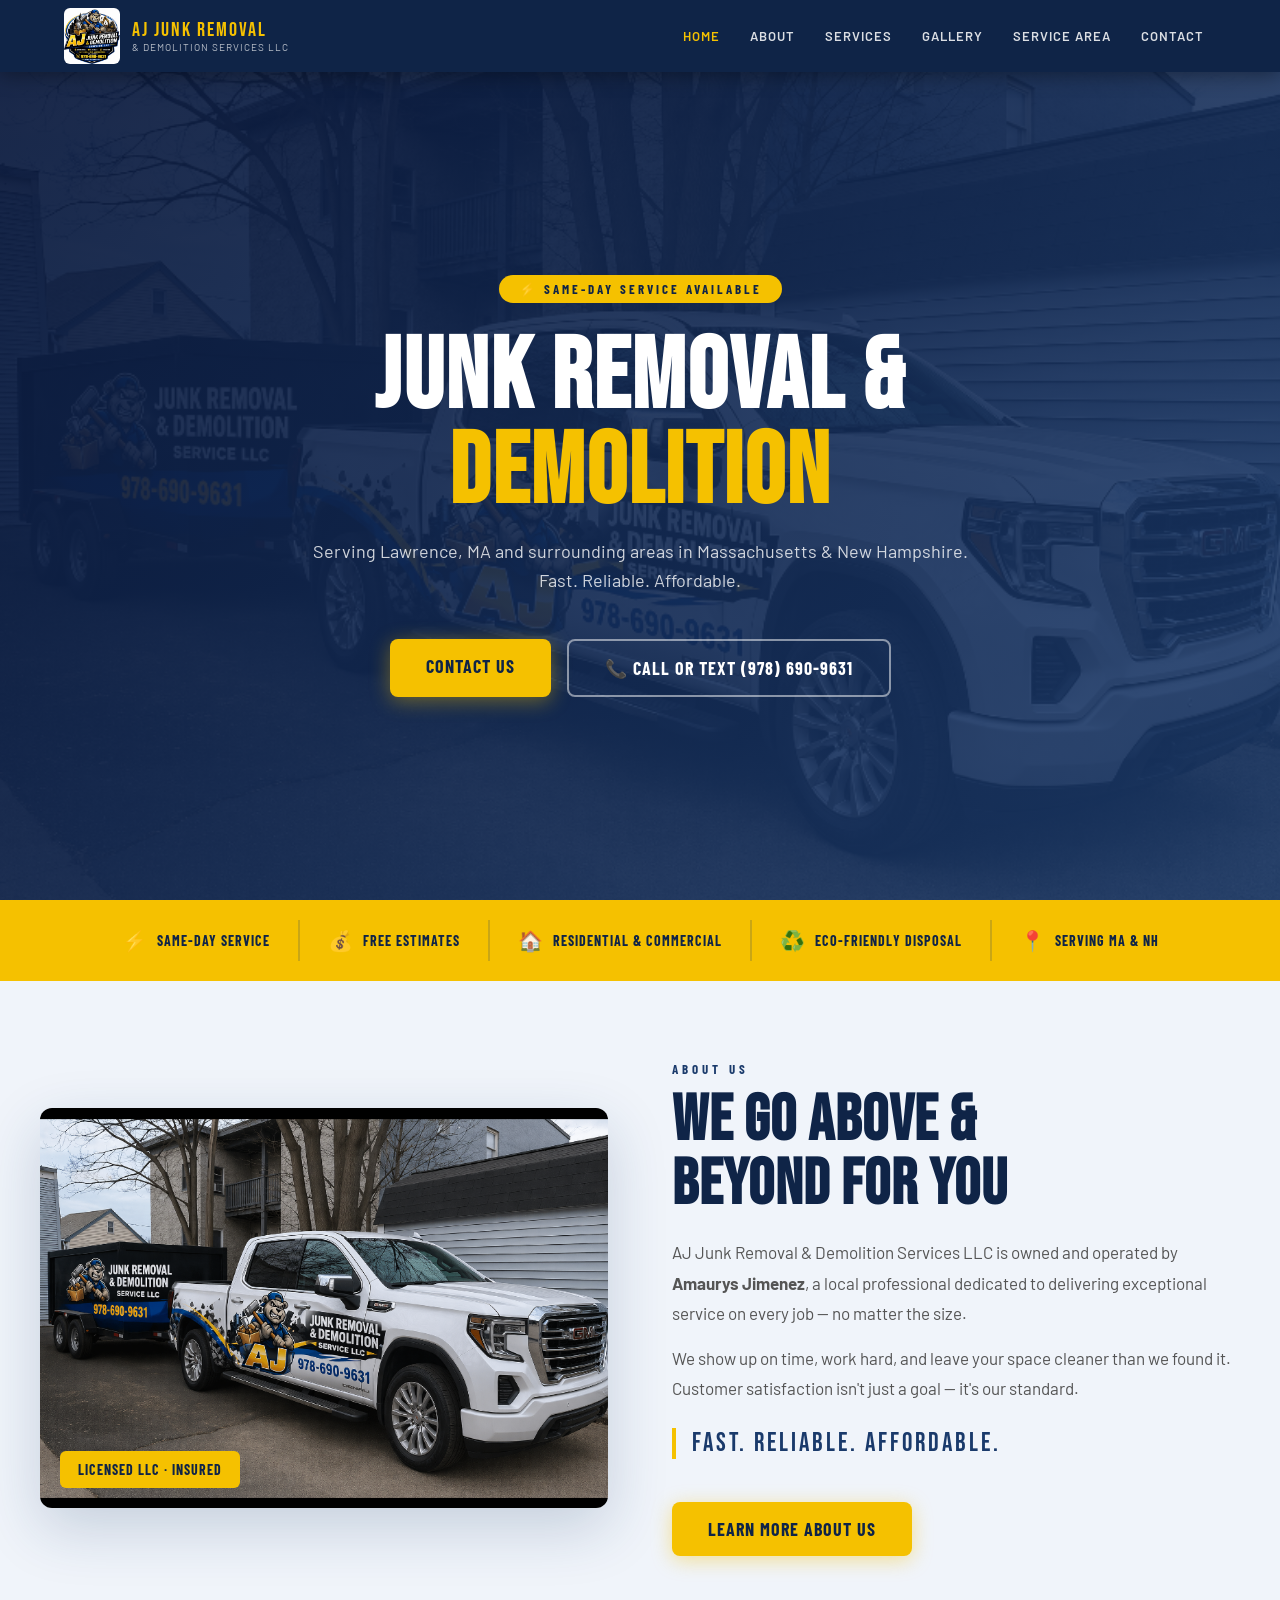
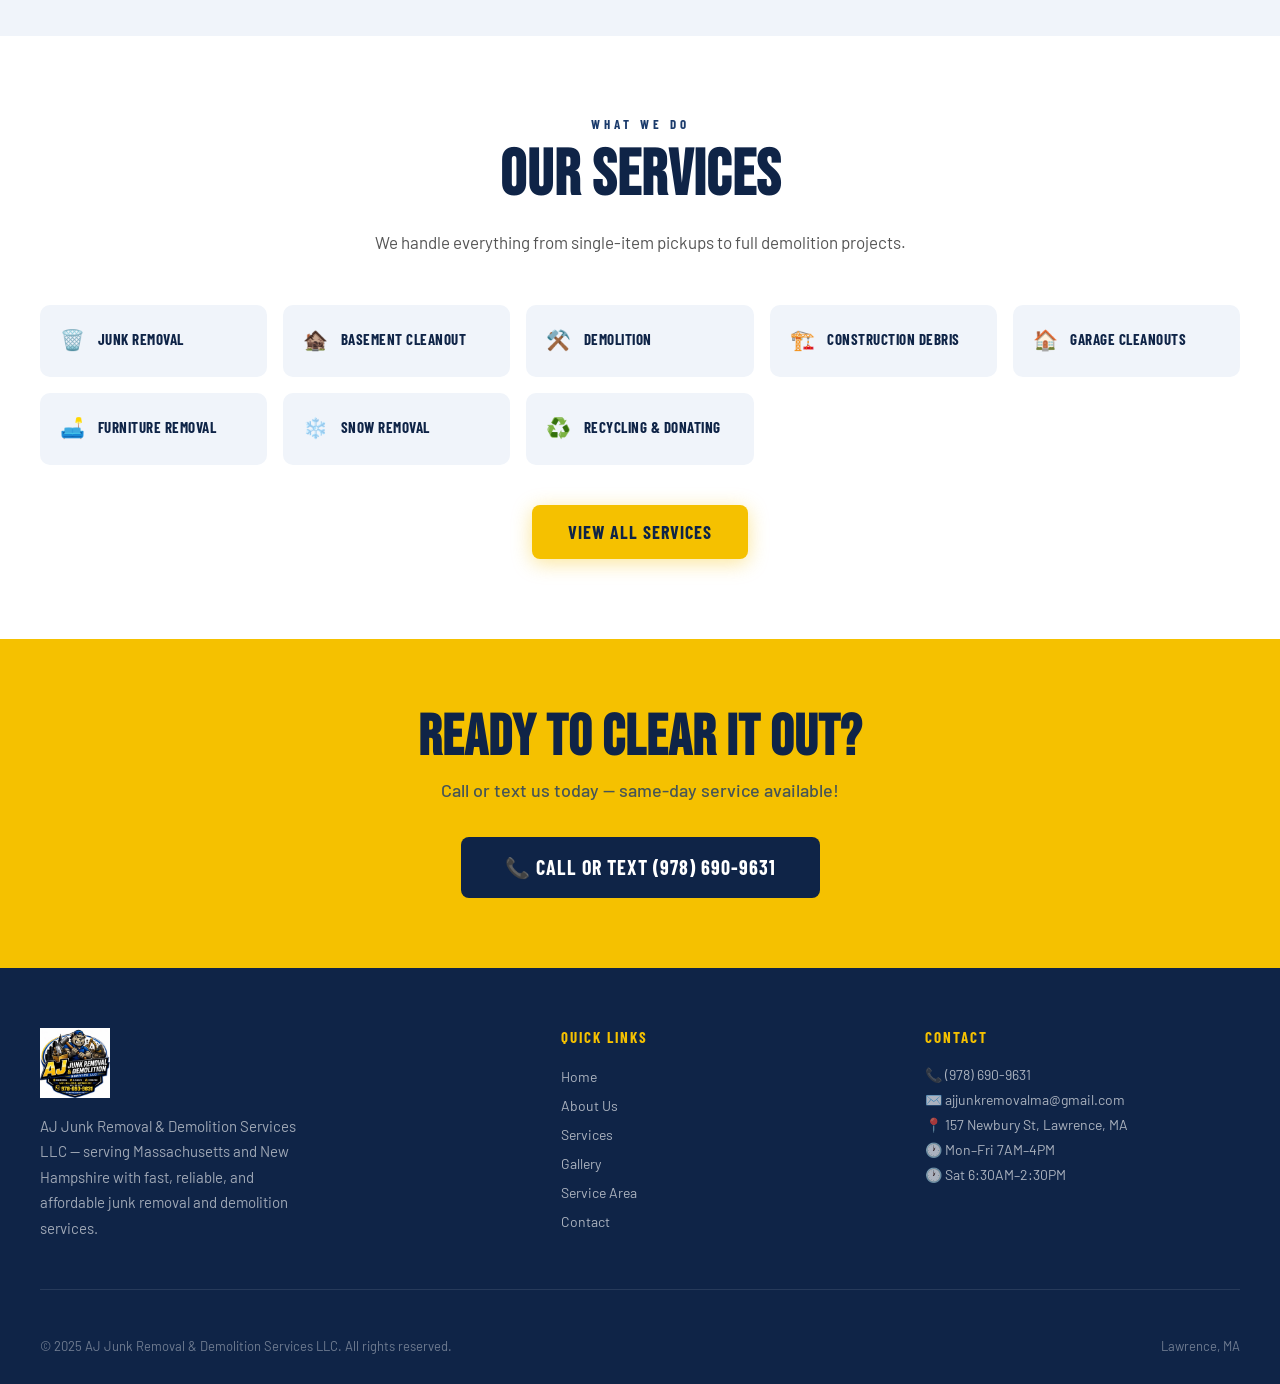
<file: index.html>
<!DOCTYPE html>
<html lang="en">
<head>
<meta charset="UTF-8">
<meta name="viewport" content="width=device-width, initial-scale=1.0">
<title>AJ Junk Removal & Demolition Services LLC</title>
<link rel="stylesheet" href="style.css">
<style>
.hero {
  min-height: calc(100vh - 72px);
  background: linear-gradient(135deg, rgba(10,25,60,0.93) 0%, rgba(26,58,107,0.86) 100%), url('IMG_6532.png') center/cover no-repeat;
  display: flex; align-items: center; justify-content: center;
  text-align: center; padding: 80px 24px;
}
.hero-badge { display: inline-block; background: var(--yellow); color: var(--blue-dark); font-family: 'Barlow Condensed', sans-serif; font-size: 13px; font-weight: 700; letter-spacing: 3px; text-transform: uppercase; padding: 6px 20px; border-radius: 100px; margin-bottom: 28px; }
.hero h1 { font-family: 'Bebas Neue', sans-serif; font-size: clamp(56px, 10vw, 100px); color: var(--white); line-height: 0.95; letter-spacing: 2px; margin-bottom: 16px; }
.hero h1 span { color: var(--yellow); }
.hero-sub { font-size: 18px; color: rgba(255,255,255,0.8); margin-bottom: 44px; line-height: 1.6; }
.hero-btns { display: flex; gap: 16px; justify-content: center; flex-wrap: wrap; }

.about-preview { background: var(--light-bg); padding: 80px 24px; }
.about-grid { display: grid; grid-template-columns: 1fr 1fr; gap: 64px; align-items: center; }
.about-img { border-radius: 12px; overflow: hidden; box-shadow: 0 20px 60px rgba(26,58,107,0.2); position: relative; }
.about-img img { width: 100%; height: 400px; object-fit: cover; display: block; }
.about-img-badge { position: absolute; bottom: 20px; left: 20px; background: var(--yellow); color: var(--blue-dark); font-family: 'Barlow Condensed', sans-serif; font-weight: 700; font-size: 14px; letter-spacing: 1px; text-transform: uppercase; padding: 10px 18px; border-radius: 6px; }
.about-content p { font-size: 17px; color: var(--text-gray); line-height: 1.8; margin-bottom: 14px; }
.tagline { font-family: 'Bebas Neue', sans-serif; font-size: 26px; color: var(--blue); letter-spacing: 3px; margin: 24px 0; border-left: 4px solid var(--yellow); padding-left: 16px; }

.services-preview { background: var(--white); padding: 80px 24px; }
.services-preview-header { text-align: center; margin-bottom: 48px; }
.services-mini-grid { display: grid; grid-template-columns: repeat(auto-fill, minmax(200px, 1fr)); gap: 16px; margin-bottom: 40px; }
.service-mini-card { background: var(--light-bg); border-radius: 10px; padding: 22px 20px; border-bottom: 3px solid transparent; transition: all 0.25s; display: flex; align-items: center; gap: 12px; }
.service-mini-card:hover { border-bottom-color: var(--yellow); background: var(--white); box-shadow: 0 6px 24px rgba(26,58,107,0.1); transform: translateY(-3px); }
.service-mini-card .s-icon { font-size: 20px; }
.service-mini-card span { font-family: 'Barlow Condensed', sans-serif; font-size: 15px; font-weight: 700; color: var(--blue-dark); text-transform: uppercase; letter-spacing: 0.5px; }
.services-preview-footer { text-align: center; }

@media (max-width: 768px) {
  .about-grid { grid-template-columns: 1fr; gap: 32px; }
  .hero-btns { flex-direction: column; align-items: center; }
}
</style>
</head>
<body>
<header>
  <div class="header-inner">
    <a href="index.html" class="logo">
      <img src="IMG_6533.png" alt="AJ Junk Removal Logo" />
      <div class="logo-text">
        <span class="brand">AJ Junk Removal</span>
        <span class="sub">& Demolition Services LLC</span>
      </div>
    </a>
    <div class="hamburger" onclick="toggleNav()"><span></span><span></span><span></span></div>
    <nav id="nav">
      <a href="index.html" class="active">Home</a>
      <a href="about.html">About</a>
      <a href="services.html">Services</a>
      <a href="gallery.html">Gallery</a>
      <a href="area.html">Service Area</a>
      <a href="contact.html">Contact</a>
    </nav>
  </div>
</header>

<div class="page">

  <section class="hero">
    <div>
      <div class="hero-badge">⚡ Same-Day Service Available</div>
      <h1>Junk Removal &<br><span>Demolition</span></h1>
      <p class="hero-sub">Serving Lawrence, MA and surrounding areas in Massachusetts & New Hampshire.<br>Fast. Reliable. Affordable.</p>
      <div class="hero-btns">
        <a href="contact.html" class="btn-primary">Contact Us</a>
        <a href="tel:9786909631" class="btn-outline">📞 Call or Text (978) 690-9631</a>
      </div>
    </div>
  </section>

  <div class="badges">
    <div class="badges-inner">
      <div class="badge-item"><span class="badge-icon">⚡</span><strong>Same-Day Service</strong></div>
      <div class="badge-item"><span class="badge-icon">💰</span><strong>Free Estimates</strong></div>
      <div class="badge-item"><span class="badge-icon">🏠</span><strong>Residential & Commercial</strong></div>
      <div class="badge-item"><span class="badge-icon">♻️</span><strong>Eco-Friendly Disposal</strong></div>
      <div class="badge-item"><span class="badge-icon">📍</span><strong>Serving MA & NH</strong></div>
    </div>
  </div>

  <section class="about-preview">
    <div class="container">
      <div class="about-grid">
        <div class="about-img fade-in">
          <img src="IMG_6532.png" alt="AJ Junk Removal Truck" />
          <div class="about-img-badge">Licensed LLC · Insured</div>
        </div>
        <div class="about-content fade-in">
          <span class="section-label dark">About Us</span>
          <h2 class="section-title dark">We Go Above &<br>Beyond For You</h2>
          <p>AJ Junk Removal & Demolition Services LLC is owned and operated by <strong>Amaurys Jimenez</strong>, a local professional dedicated to delivering exceptional service on every job — no matter the size.</p>
          <p>We show up on time, work hard, and leave your space cleaner than we found it. Customer satisfaction isn't just a goal — it's our standard.</p>
          <div class="tagline">Fast. Reliable. Affordable.</div>
          <br>
          <a href="about.html" class="btn-primary">Learn More About Us</a>
        </div>
      </div>
    </div>
  </section>

  <section class="services-preview">
    <div class="container">
      <div class="services-preview-header">
        <span class="section-label dark">What We Do</span>
        <h2 class="section-title dark">Our Services</h2>
        <p class="section-desc" style="margin:0 auto;">We handle everything from single-item pickups to full demolition projects.</p>
      </div>
      <div class="services-mini-grid">
        <div class="service-mini-card fade-in"><span class="s-icon">🗑️</span><span>Junk Removal</span></div>
        <div class="service-mini-card fade-in"><span class="s-icon">🏚️</span><span>Basement Cleanout</span></div>
        <div class="service-mini-card fade-in"><span class="s-icon">⚒️</span><span>Demolition</span></div>
        <div class="service-mini-card fade-in"><span class="s-icon">🏗️</span><span>Construction Debris</span></div>
        <div class="service-mini-card fade-in"><span class="s-icon">🏠</span><span>Garage Cleanouts</span></div>
        <div class="service-mini-card fade-in"><span class="s-icon">🛋️</span><span>Furniture Removal</span></div>
        <div class="service-mini-card fade-in"><span class="s-icon">❄️</span><span>Snow Removal</span></div>
        <div class="service-mini-card fade-in"><span class="s-icon">♻️</span><span>Recycling & Donating</span></div>
      </div>
      <div class="services-preview-footer">
        <a href="services.html" class="btn-primary">View All Services</a>
      </div>
    </div>
  </section>

  <div class="cta-banner">
    <div class="container">
      <h2>Ready to Clear It Out?</h2>
      <p>Call or text us today — same-day service available!</p>
      <a href="tel:9786909631" class="btn-dark">📞 Call or Text (978) 690-9631</a>
    </div>
  </div>

  <footer>
    <div class="footer-top">
      <div class="footer-brand">
        <img src="IMG_6533.png" alt="AJ Junk Removal Logo" />
        <p>AJ Junk Removal & Demolition Services LLC — serving Massachusetts and New Hampshire with fast, reliable, and affordable junk removal and demolition services.</p>
      </div>
      <div class="footer-col">
        <h4>Quick Links</h4>
        <ul>
          <li><a href="index.html">Home</a></li>
          <li><a href="about.html">About Us</a></li>
          <li><a href="services.html">Services</a></li>
          <li><a href="gallery.html">Gallery</a></li>
          <li><a href="area.html">Service Area</a></li>
          <li><a href="contact.html">Contact</a></li>
        </ul>
      </div>
      <div class="footer-col">
        <h4>Contact</h4>
        <div class="footer-contact-line">📞 <a href="tel:9786909631">(978) 690-9631</a></div>
        <div class="footer-contact-line">✉️ <a href="mailto:ajjunkremovalma@gmail.com">ajjunkremovalma@gmail.com</a></div>
        <div class="footer-contact-line">📍 157 Newbury St, Lawrence, MA</div>
        <div class="footer-contact-line">🕐 Mon–Fri 7AM–4PM</div>
        <div class="footer-contact-line">🕐 Sat 6:30AM–2:30PM</div>
      </div>
    </div>
    <div class="footer-bottom">
      <p>© 2025 AJ Junk Removal & Demolition Services LLC. All rights reserved.</p>
      <p>Lawrence, MA</p>
    </div>
  </footer>

</div>
<script src="main.js"></script>
</body>
</html>
</file>
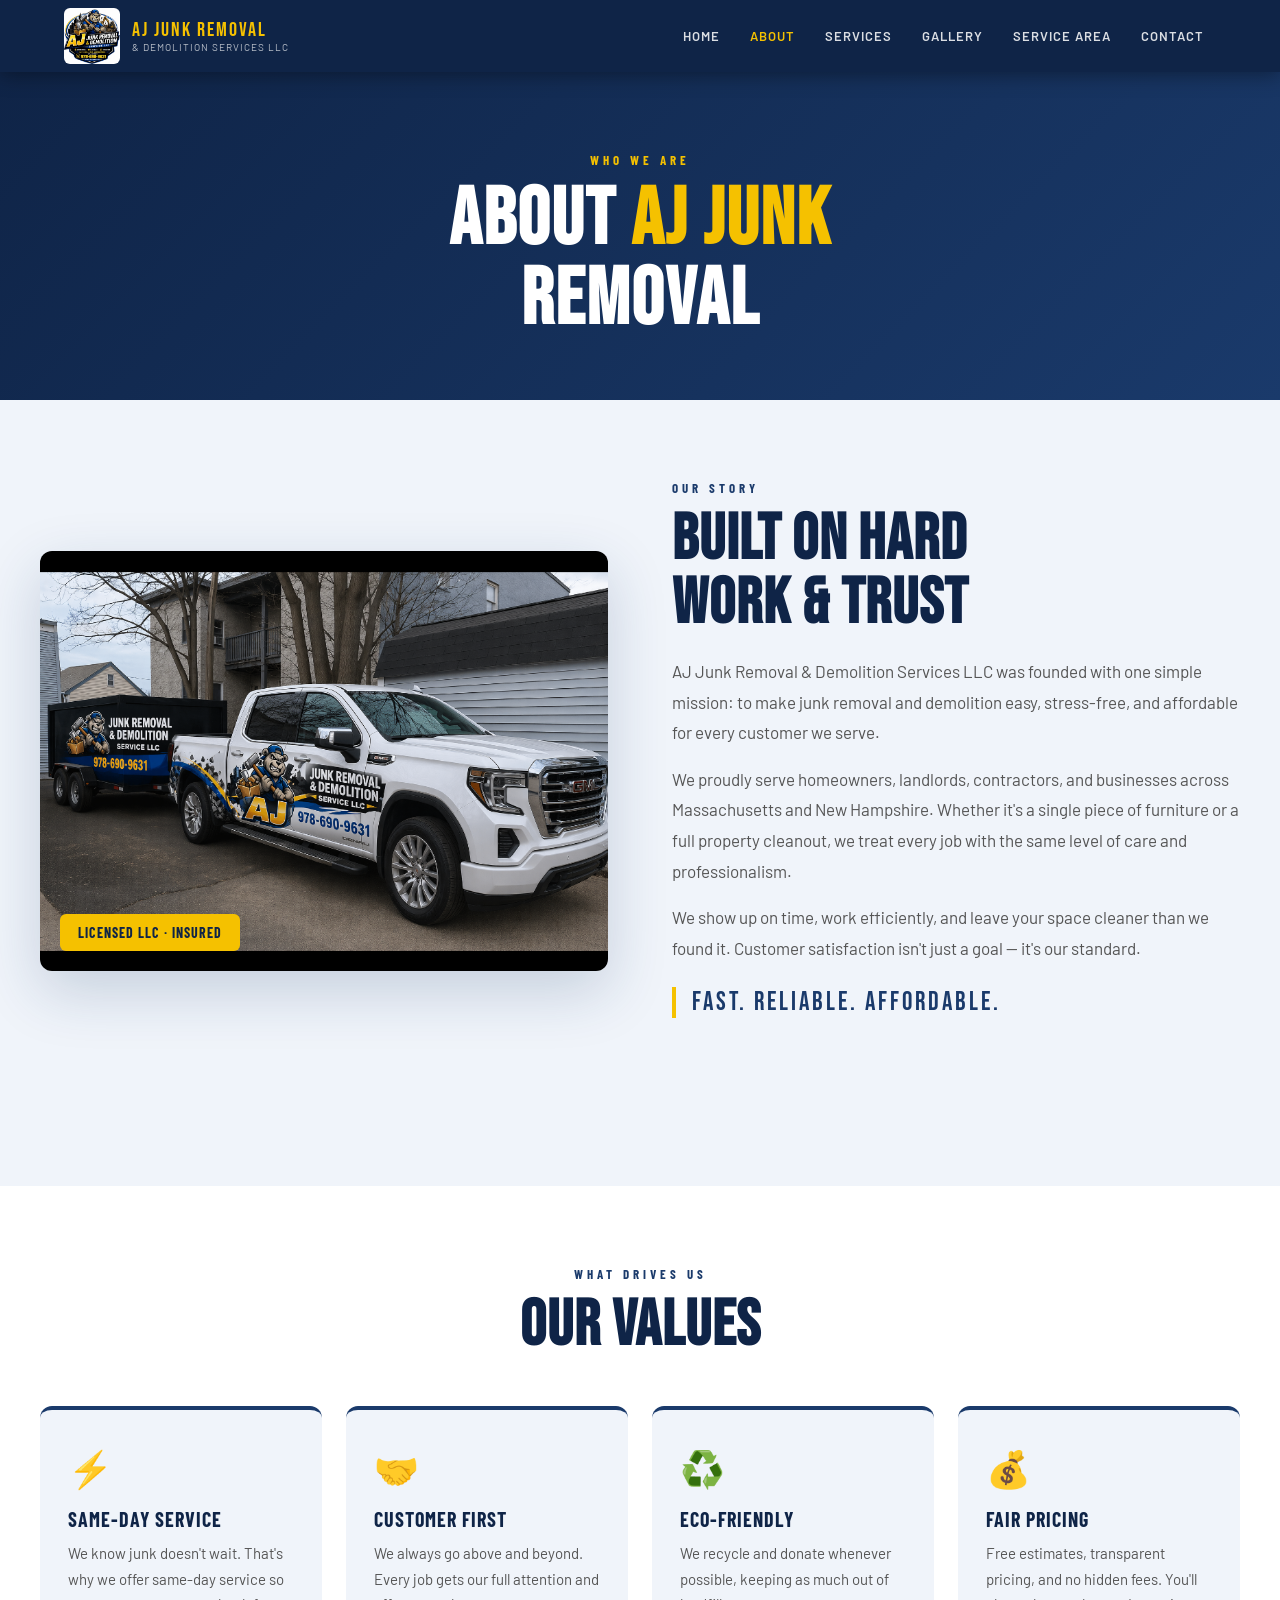
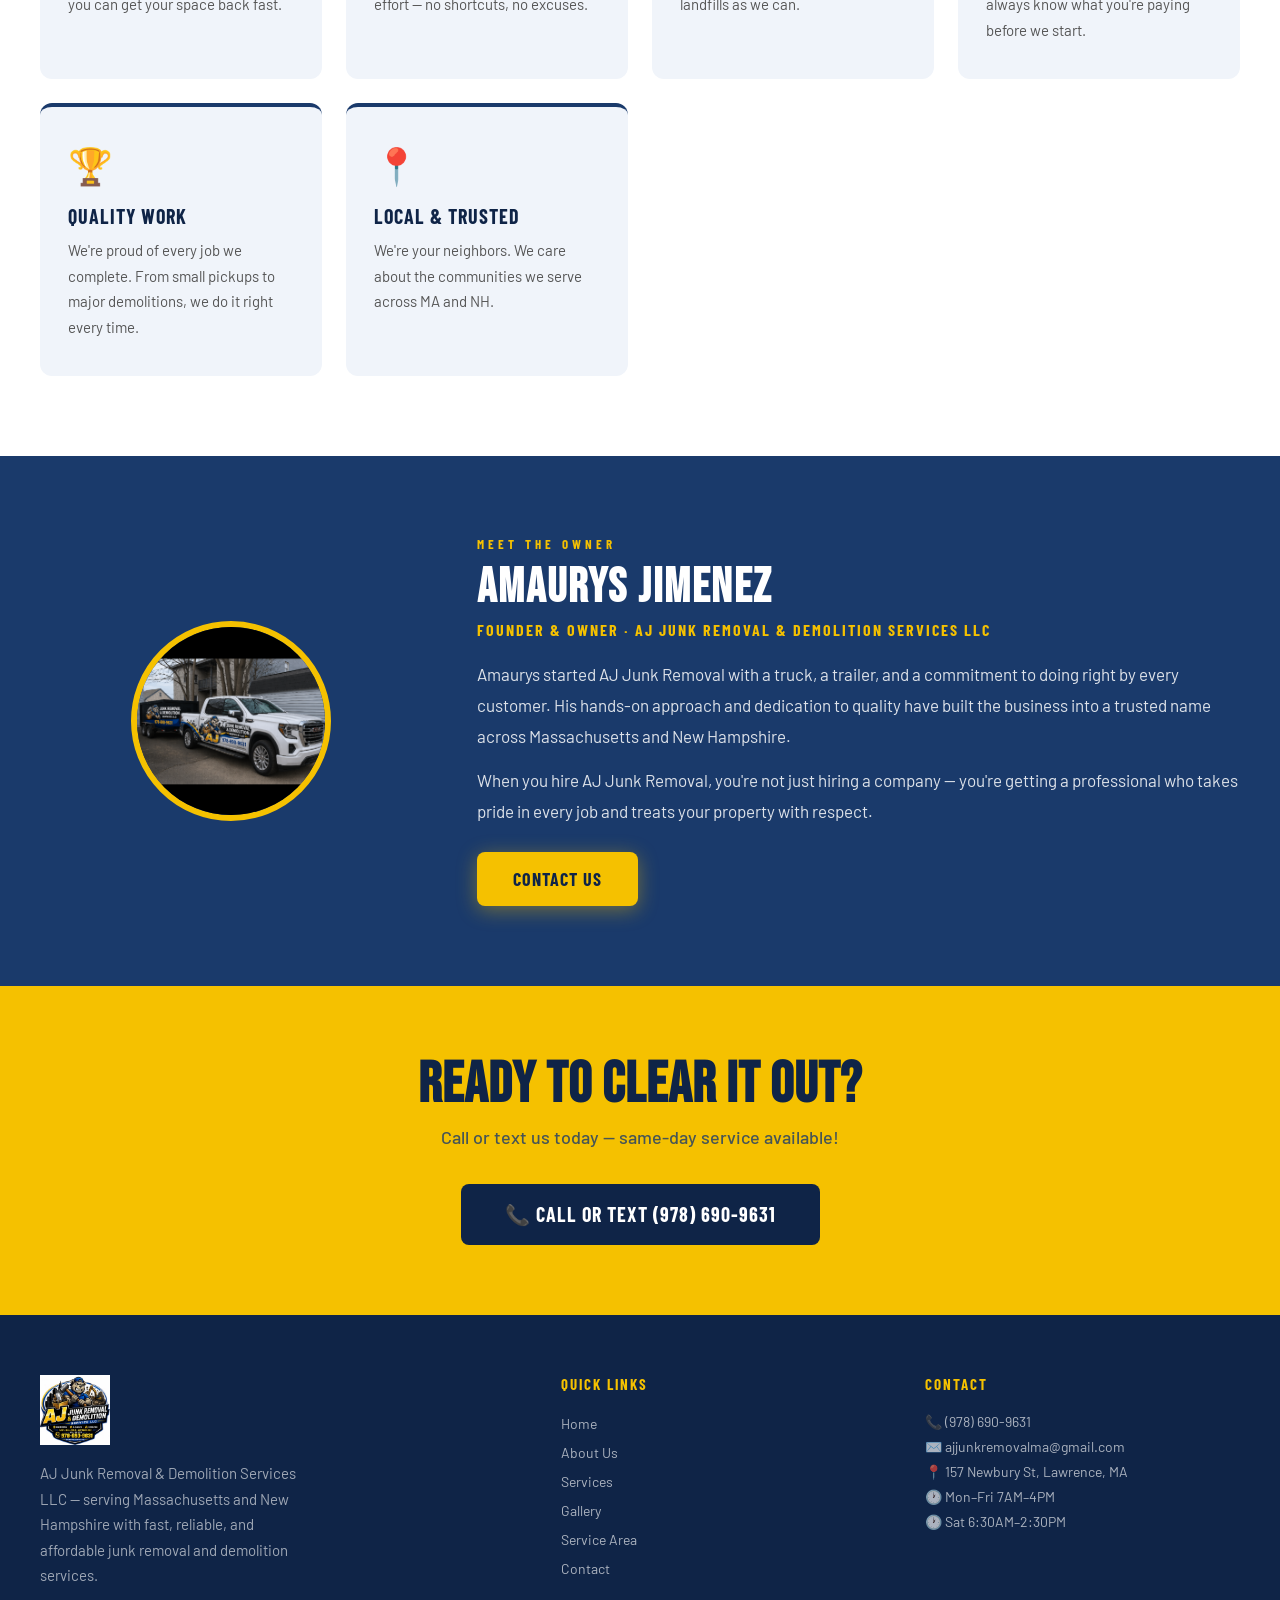
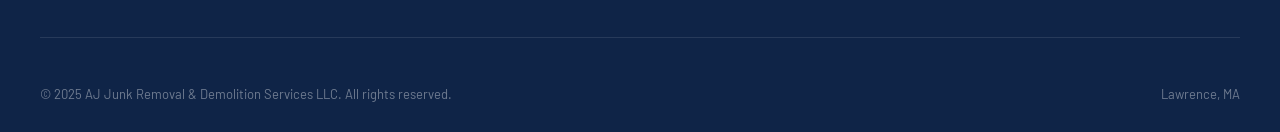
<file: about.html>
<!DOCTYPE html>
<html lang="en">
<head>
<meta charset="UTF-8">
<meta name="viewport" content="width=device-width, initial-scale=1.0">
<title>About – AJ Junk Removal & Demolition Services LLC</title>
<link rel="stylesheet" href="style.css">
<style>
.about-main { background: var(--light-bg); padding: 80px 24px; }
.about-grid { display: grid; grid-template-columns: 1fr 1fr; gap: 64px; align-items: center; margin-bottom: 64px; }
.about-img { border-radius: 12px; overflow: hidden; box-shadow: 0 20px 60px rgba(26,58,107,0.2); position: relative; }
.about-img img { width: 100%; height: 420px; object-fit: cover; display: block; }
.about-img-badge { position: absolute; bottom: 20px; left: 20px; background: var(--yellow); color: var(--blue-dark); font-family: 'Barlow Condensed', sans-serif; font-weight: 700; font-size: 14px; letter-spacing: 1px; text-transform: uppercase; padding: 10px 18px; border-radius: 6px; }
.about-content p { font-size: 17px; color: var(--text-gray); line-height: 1.8; margin-bottom: 16px; }
.tagline { font-family: 'Bebas Neue', sans-serif; font-size: 26px; color: var(--blue); letter-spacing: 3px; margin: 24px 0; border-left: 4px solid var(--yellow); padding-left: 16px; }

.values { background: var(--white); padding: 80px 24px; }
.values-header { text-align: center; margin-bottom: 48px; }
.values-grid { display: grid; grid-template-columns: repeat(auto-fill, minmax(260px, 1fr)); gap: 24px; }
.value-card { background: var(--light-bg); border-radius: 12px; padding: 36px 28px; border-top: 4px solid var(--blue); transition: all 0.25s; }
.value-card:hover { border-top-color: var(--yellow); box-shadow: 0 8px 32px rgba(26,58,107,0.12); transform: translateY(-4px); }
.value-icon { font-size: 36px; margin-bottom: 16px; display: block; }
.value-card h3 { font-family: 'Barlow Condensed', sans-serif; font-size: 20px; font-weight: 700; color: var(--blue-dark); letter-spacing: 1px; text-transform: uppercase; margin-bottom: 10px; }
.value-card p { font-size: 15px; color: var(--text-gray); line-height: 1.7; }

.owner-section { background: var(--blue); padding: 80px 24px; }
.owner-grid { display: grid; grid-template-columns: 1fr 2fr; gap: 56px; align-items: center; }
.owner-img { border-radius: 50%; overflow: hidden; width: 200px; height: 200px; margin: 0 auto; border: 6px solid var(--yellow); }
.owner-img img { width: 100%; height: 100%; object-fit: cover; }
.owner-content h2 { font-family: 'Bebas Neue', sans-serif; font-size: 48px; color: var(--white); letter-spacing: 2px; line-height: 1; margin-bottom: 8px; }
.owner-title { font-family: 'Barlow Condensed', sans-serif; font-size: 16px; font-weight: 700; letter-spacing: 2px; text-transform: uppercase; color: var(--yellow); margin-bottom: 20px; display: block; }
.owner-content p { font-size: 17px; color: rgba(255,255,255,0.85); line-height: 1.8; margin-bottom: 14px; }

@media (max-width: 768px) {
  .about-grid, .owner-grid { grid-template-columns: 1fr; gap: 32px; }
  .owner-img { width: 140px; height: 140px; }
}
</style>
</head>
<body>
<header>
  <div class="header-inner">
    <a href="index.html" class="logo">
      <img src="IMG_6533.png" alt="AJ Junk Removal Logo" />
      <div class="logo-text">
        <span class="brand">AJ Junk Removal</span>
        <span class="sub">& Demolition Services LLC</span>
      </div>
    </a>
    <div class="hamburger" onclick="toggleNav()"><span></span><span></span><span></span></div>
    <nav id="nav">
      <a href="index.html">Home</a>
      <a href="about.html" class="active">About</a>
      <a href="services.html">Services</a>
      <a href="gallery.html">Gallery</a>
      <a href="area.html">Service Area</a>
      <a href="contact.html">Contact</a>
    </nav>
  </div>
</header>

<div class="page">
  <div class="page-hero">
    <span class="section-label">Who We Are</span>
    <h1>About <span>AJ Junk</span><br>Removal</h1>
  </div>

  <section class="about-main">
    <div class="container">
      <div class="about-grid">
        <div class="about-img fade-in">
          <img src="IMG_6532.png" alt="AJ Junk Removal Truck" />
          <div class="about-img-badge">Licensed LLC · Insured</div>
        </div>
        <div class="about-content fade-in">
          <span class="section-label dark">Our Story</span>
          <h2 class="section-title dark">Built On Hard<br>Work & Trust</h2>
          <p>AJ Junk Removal & Demolition Services LLC was founded with one simple mission: to make junk removal and demolition easy, stress-free, and affordable for every customer we serve.</p>
          <p>We proudly serve homeowners, landlords, contractors, and businesses across Massachusetts and New Hampshire. Whether it's a single piece of furniture or a full property cleanout, we treat every job with the same level of care and professionalism.</p>
          <p>We show up on time, work efficiently, and leave your space cleaner than we found it. Customer satisfaction isn't just a goal — it's our standard.</p>
          <div class="tagline">Fast. Reliable. Affordable.</div>
        </div>
      </div>
    </div>
  </section>

  <section class="values">
    <div class="container">
      <div class="values-header">
        <span class="section-label dark">What Drives Us</span>
        <h2 class="section-title dark">Our Values</h2>
      </div>
      <div class="values-grid">
        <div class="value-card fade-in"><span class="value-icon">⚡</span><h3>Same-Day Service</h3><p>We know junk doesn't wait. That's why we offer same-day service so you can get your space back fast.</p></div>
        <div class="value-card fade-in"><span class="value-icon">🤝</span><h3>Customer First</h3><p>We always go above and beyond. Every job gets our full attention and effort — no shortcuts, no excuses.</p></div>
        <div class="value-card fade-in"><span class="value-icon">♻️</span><h3>Eco-Friendly</h3><p>We recycle and donate whenever possible, keeping as much out of landfills as we can.</p></div>
        <div class="value-card fade-in"><span class="value-icon">💰</span><h3>Fair Pricing</h3><p>Free estimates, transparent pricing, and no hidden fees. You'll always know what you're paying before we start.</p></div>
        <div class="value-card fade-in"><span class="value-icon">🏆</span><h3>Quality Work</h3><p>We're proud of every job we complete. From small pickups to major demolitions, we do it right every time.</p></div>
        <div class="value-card fade-in"><span class="value-icon">📍</span><h3>Local & Trusted</h3><p>We're your neighbors. We care about the communities we serve across MA and NH.</p></div>
      </div>
    </div>
  </section>

  <section class="owner-section">
    <div class="container">
      <div class="owner-grid">
        <div class="owner-img fade-in">
          <img src="IMG_6532.png" alt="Amaurys Jimenez - Owner" />
        </div>
        <div class="owner-content fade-in">
          <span class="section-label">Meet The Owner</span>
          <h2>Amaurys Jimenez</h2>
          <span class="owner-title">Founder & Owner · AJ Junk Removal & Demolition Services LLC</span>
          <p>Amaurys started AJ Junk Removal with a truck, a trailer, and a commitment to doing right by every customer. His hands-on approach and dedication to quality have built the business into a trusted name across Massachusetts and New Hampshire.</p>
          <p>When you hire AJ Junk Removal, you're not just hiring a company — you're getting a professional who takes pride in every job and treats your property with respect.</p>
          <a href="contact.html" class="btn-primary" style="margin-top:12px;">Contact Us</a>
        </div>
      </div>
    </div>
  </section>

  <div class="cta-banner">
    <div class="container">
      <h2>Ready to Clear It Out?</h2>
      <p>Call or text us today — same-day service available!</p>
      <a href="tel:9786909631" class="btn-dark">📞 Call or Text (978) 690-9631</a>
    </div>
  </div>

  <footer>
    <div class="footer-top">
      <div class="footer-brand">
        <img src="IMG_6533.png" alt="AJ Junk Removal Logo" />
        <p>AJ Junk Removal & Demolition Services LLC — serving Massachusetts and New Hampshire with fast, reliable, and affordable junk removal and demolition services.</p>
      </div>
      <div class="footer-col">
        <h4>Quick Links</h4>
        <ul>
          <li><a href="index.html">Home</a></li>
          <li><a href="about.html">About Us</a></li>
          <li><a href="services.html">Services</a></li>
          <li><a href="gallery.html">Gallery</a></li>
          <li><a href="area.html">Service Area</a></li>
          <li><a href="contact.html">Contact</a></li>
        </ul>
      </div>
      <div class="footer-col">
        <h4>Contact</h4>
        <div class="footer-contact-line">📞 <a href="tel:9786909631">(978) 690-9631</a></div>
        <div class="footer-contact-line">✉️ <a href="mailto:ajjunkremovalma@gmail.com">ajjunkremovalma@gmail.com</a></div>
        <div class="footer-contact-line">📍 157 Newbury St, Lawrence, MA</div>
        <div class="footer-contact-line">🕐 Mon–Fri 7AM–4PM</div>
        <div class="footer-contact-line">🕐 Sat 6:30AM–2:30PM</div>
      </div>
    </div>
    <div class="footer-bottom">
      <p>© 2025 AJ Junk Removal & Demolition Services LLC. All rights reserved.</p>
      <p>Lawrence, MA</p>
    </div>
  </footer>
</div>
<script src="main.js"></script>
</body>
</html>
</file>
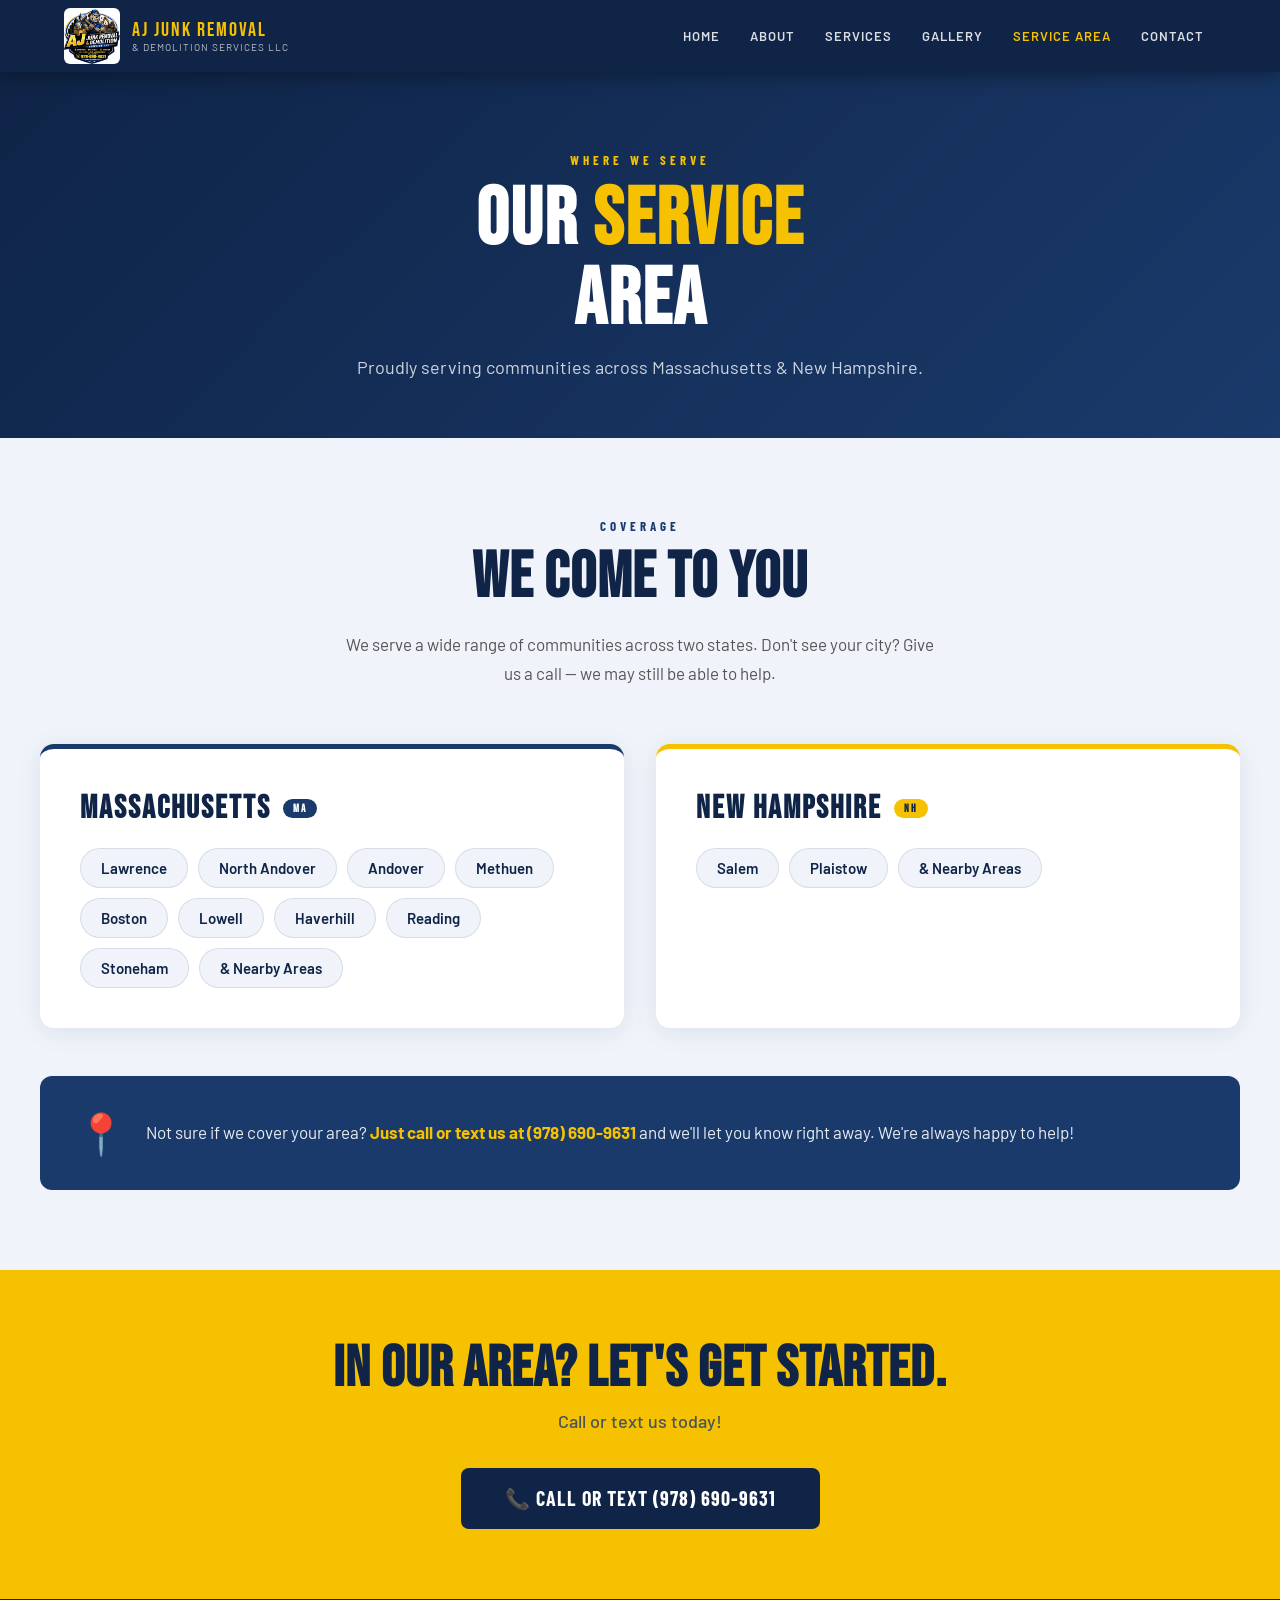
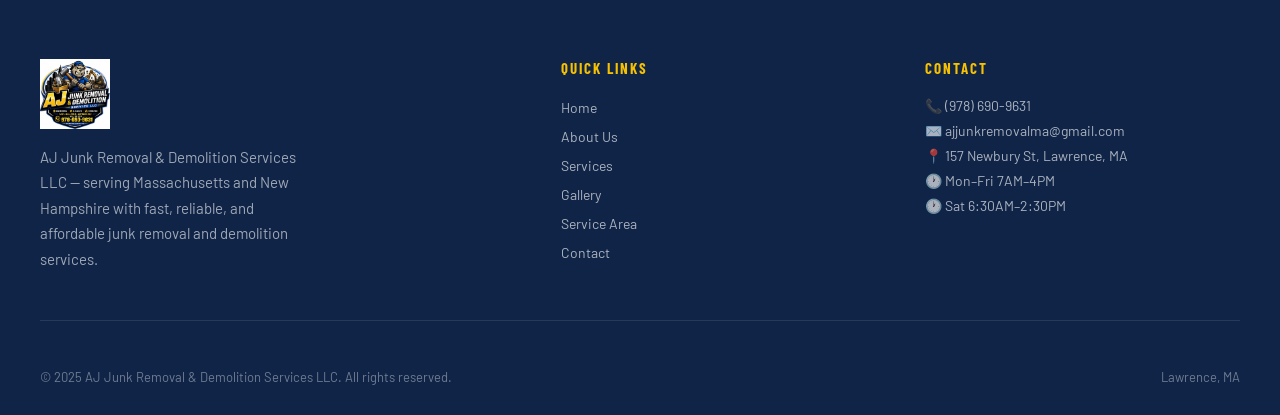
<file: area.html>
<!DOCTYPE html>
<html lang="en">
<head>
<meta charset="UTF-8">
<meta name="viewport" content="width=device-width, initial-scale=1.0">
<title>Service Area – AJ Junk Removal & Demolition Services LLC</title>
<link rel="stylesheet" href="style.css">
<style>
.area-section { background: var(--light-bg); padding: 80px 24px; }
.area-header { text-align: center; margin-bottom: 56px; }
.area-grid { display: grid; grid-template-columns: 1fr 1fr; gap: 32px; margin-bottom: 48px; }
.area-state { background: var(--white); border-radius: 14px; padding: 40px; border-top: 5px solid var(--blue); box-shadow: 0 4px 24px rgba(26,58,107,0.1); }
.area-state.nh { border-top-color: var(--yellow); }
.area-state h3 { font-family: 'Bebas Neue', sans-serif; font-size: 32px; color: var(--blue-dark); letter-spacing: 2px; margin-bottom: 20px; display: flex; align-items: center; gap: 12px; }
.area-tag { display: inline-block; background: var(--blue); color: var(--white); font-size: 11px; font-weight: 700; letter-spacing: 2px; padding: 3px 10px; border-radius: 100px; text-transform: uppercase; }
.area-state.nh .area-tag { background: var(--yellow); color: var(--blue-dark); }
.area-cities { list-style: none; display: flex; flex-wrap: wrap; gap: 10px; }
.area-cities li { background: var(--light-bg); color: var(--blue-dark); font-weight: 600; font-size: 15px; padding: 10px 20px; border-radius: 100px; border: 1px solid rgba(26,58,107,0.12); transition: all 0.2s; }
.area-cities li:hover { background: var(--blue); color: var(--white); }
.area-note { background: var(--blue); border-radius: 12px; padding: 32px 36px; display: flex; align-items: center; gap: 20px; }
.area-note-icon { font-size: 40px; flex-shrink: 0; }
.area-note p { font-size: 17px; color: rgba(255,255,255,0.9); line-height: 1.7; }
.area-note p strong { color: var(--yellow); }
@media (max-width: 768px) { .area-grid { grid-template-columns: 1fr; } }
</style>
</head>
<body>
<header>
  <div class="header-inner">
    <a href="index.html" class="logo">
      <img src="IMG_6533.png" alt="AJ Junk Removal Logo" />
      <div class="logo-text">
        <span class="brand">AJ Junk Removal</span>
        <span class="sub">& Demolition Services LLC</span>
      </div>
    </a>
    <div class="hamburger" onclick="toggleNav()"><span></span><span></span><span></span></div>
    <nav id="nav">
      <a href="index.html">Home</a>
      <a href="about.html">About</a>
      <a href="services.html">Services</a>
      <a href="gallery.html">Gallery</a>
      <a href="area.html" class="active">Service Area</a>
      <a href="contact.html">Contact</a>
    </nav>
  </div>
</header>

<div class="page">
  <div class="page-hero">
    <span class="section-label">Where We Serve</span>
    <h1>Our <span>Service</span><br>Area</h1>
    <p>Proudly serving communities across Massachusetts & New Hampshire.</p>
  </div>

  <section class="area-section">
    <div class="container">
      <div class="area-header">
        <span class="section-label dark">Coverage</span>
        <h2 class="section-title dark">We Come To You</h2>
        <p class="section-desc" style="margin:0 auto;">We serve a wide range of communities across two states. Don't see your city? Give us a call — we may still be able to help.</p>
      </div>
      <div class="area-grid">
        <div class="area-state fade-in">
          <h3>Massachusetts <span class="area-tag">MA</span></h3>
          <ul class="area-cities">
            <li>Lawrence</li>
            <li>North Andover</li>
            <li>Andover</li>
            <li>Methuen</li>
            <li>Boston</li>
            <li>Lowell</li>
            <li>Haverhill</li>
            <li>Reading</li>
            <li>Stoneham</li>
            <li>& Nearby Areas</li>
          </ul>
        </div>
        <div class="area-state nh fade-in">
          <h3>New Hampshire <span class="area-tag">NH</span></h3>
          <ul class="area-cities">
            <li>Salem</li>
            <li>Plaistow</li>
            <li>& Nearby Areas</li>
          </ul>
        </div>
      </div>
      <div class="area-note fade-in">
        <span class="area-note-icon">📍</span>
        <p>Not sure if we cover your area? <strong>Just call or text us at (978) 690-9631</strong> and we'll let you know right away. We're always happy to help!</p>
      </div>
    </div>
  </section>

  <div class="cta-banner">
    <div class="container">
      <h2>In Our Area? Let's Get Started.</h2>
      <p>Call or text us today!</p>
      <a href="tel:9786909631" class="btn-dark">📞 Call or Text (978) 690-9631</a>
    </div>
  </div>

  <footer>
    <div class="footer-top">
      <div class="footer-brand">
        <img src="IMG_6533.png" alt="AJ Junk Removal Logo" />
        <p>AJ Junk Removal & Demolition Services LLC — serving Massachusetts and New Hampshire with fast, reliable, and affordable junk removal and demolition services.</p>
      </div>
      <div class="footer-col">
        <h4>Quick Links</h4>
        <ul>
          <li><a href="index.html">Home</a></li>
          <li><a href="about.html">About Us</a></li>
          <li><a href="services.html">Services</a></li>
          <li><a href="gallery.html">Gallery</a></li>
          <li><a href="area.html">Service Area</a></li>
          <li><a href="contact.html">Contact</a></li>
        </ul>
      </div>
      <div class="footer-col">
        <h4>Contact</h4>
        <div class="footer-contact-line">📞 <a href="tel:9786909631">(978) 690-9631</a></div>
        <div class="footer-contact-line">✉️ <a href="mailto:ajjunkremovalma@gmail.com">ajjunkremovalma@gmail.com</a></div>
        <div class="footer-contact-line">📍 157 Newbury St, Lawrence, MA</div>
        <div class="footer-contact-line">🕐 Mon–Fri 7AM–4PM</div>
        <div class="footer-contact-line">🕐 Sat 6:30AM–2:30PM</div>
      </div>
    </div>
    <div class="footer-bottom">
      <p>© 2025 AJ Junk Removal & Demolition Services LLC. All rights reserved.</p>
      <p>Lawrence, MA</p>
    </div>
  </footer>
</div>
<script src="main.js"></script>
</body>
</html>
</file>
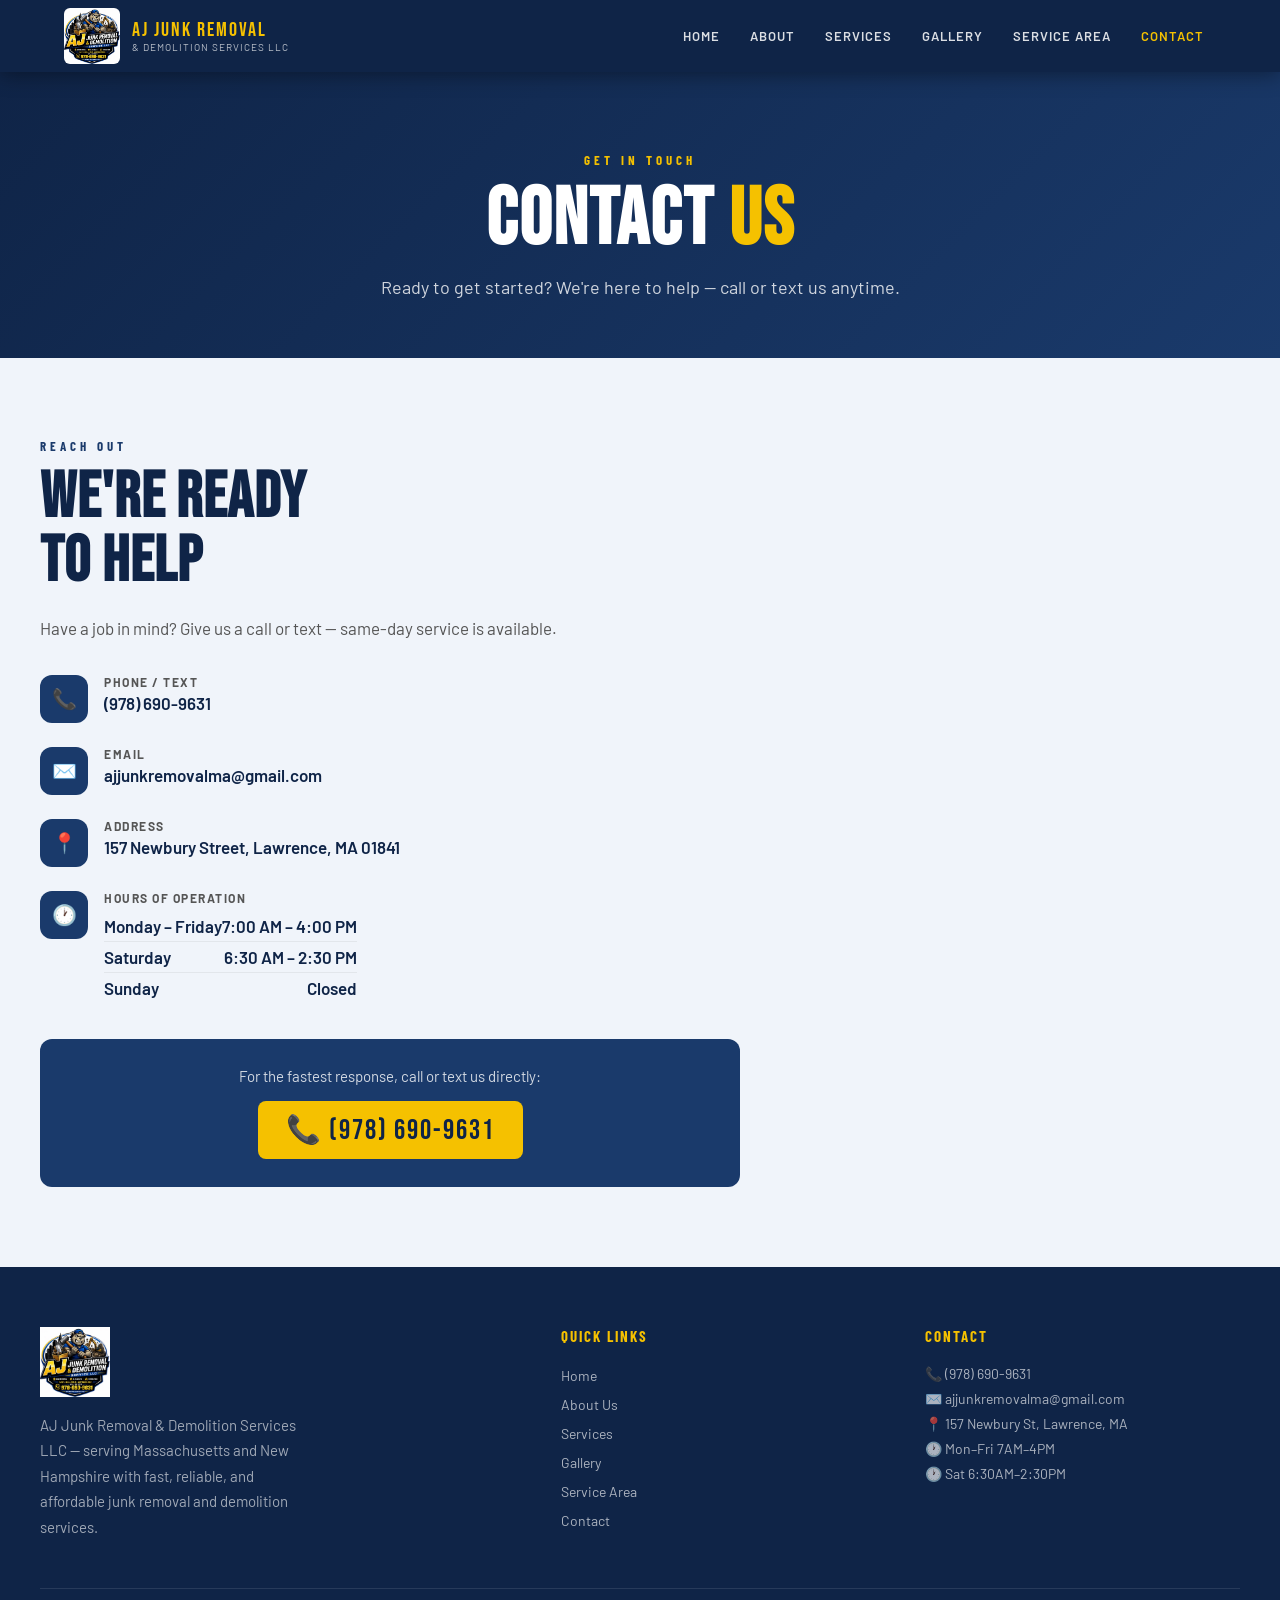
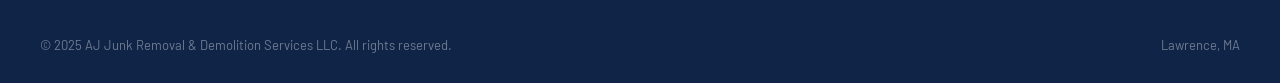
<file: contact.html>
<!DOCTYPE html>
<html lang="en">
<head>
<meta charset="UTF-8">
<meta name="viewport" content="width=device-width, initial-scale=1.0">
<title>Contact – AJ Junk Removal & Demolition Services LLC</title>
<link rel="stylesheet" href="style.css">
<style>
.contact-section { background: var(--light-bg); padding: 80px 24px; }
.contact-wrap { max-width: 700px; }
.contact-details { margin-top: 32px; display: flex; flex-direction: column; gap: 24px; }
.contact-row { display: flex; align-items: flex-start; gap: 16px; }
.contact-icon { width: 48px; height: 48px; background: var(--blue); border-radius: 12px; display: flex; align-items: center; justify-content: center; font-size: 20px; flex-shrink: 0; }
.contact-row-text strong { display: block; font-size: 12px; text-transform: uppercase; letter-spacing: 1.5px; color: var(--text-gray); margin-bottom: 4px; font-weight: 700; }
.contact-row-text a, .contact-row-text span { font-size: 17px; font-weight: 600; color: var(--blue-dark); text-decoration: none; }
.contact-row-text a:hover { color: var(--blue); text-decoration: underline; }
.hours-table { margin-top: 6px; }
.hours-table div { display: flex; justify-content: space-between; font-size: 15px; color: var(--text-dark); padding: 5px 0; border-bottom: 1px solid rgba(0,0,0,0.06); }
.hours-table div:last-child { border-bottom: none; }
.quick-call { margin-top: 36px; background: var(--blue); border-radius: 12px; padding: 28px; text-align: center; }
.quick-call p { color: rgba(255,255,255,0.8); font-size: 15px; margin-bottom: 16px; }
.quick-call a { display: inline-block; background: var(--yellow); color: var(--blue-dark); font-family: 'Bebas Neue', sans-serif; font-size: 28px; letter-spacing: 2px; padding: 12px 28px; border-radius: 8px; text-decoration: none; transition: all 0.2s; }
.quick-call a:hover { background: var(--yellow-dark); transform: translateY(-2px); }
</style>
</head>
<body>
<header>
  <div class="header-inner">
    <a href="index.html" class="logo">
      <img src="IMG_6533.png" alt="AJ Junk Removal Logo" />
      <div class="logo-text">
        <span class="brand">AJ Junk Removal</span>
        <span class="sub">& Demolition Services LLC</span>
      </div>
    </a>
    <div class="hamburger" onclick="toggleNav()"><span></span><span></span><span></span></div>
    <nav id="nav">
      <a href="index.html">Home</a>
      <a href="about.html">About</a>
      <a href="services.html">Services</a>
      <a href="gallery.html">Gallery</a>
      <a href="area.html">Service Area</a>
      <a href="contact.html" class="active">Contact</a>
    </nav>
  </div>
</header>

<div class="page">
  <div class="page-hero">
    <span class="section-label">Get In Touch</span>
    <h1>Contact <span>Us</span></h1>
    <p>Ready to get started? We're here to help — call or text us anytime.</p>
  </div>

  <section class="contact-section">
    <div class="container">
      <div class="contact-wrap fade-in">
        <span class="section-label dark">Reach Out</span>
        <h2 class="section-title dark">We're Ready<br>to Help</h2>
        <p class="section-desc">Have a job in mind? Give us a call or text — same-day service is available.</p>
        <div class="contact-details">
          <div class="contact-row">
            <div class="contact-icon">📞</div>
            <div class="contact-row-text">
              <strong>Phone / Text</strong>
              <a href="tel:9786909631">(978) 690-9631</a>
            </div>
          </div>
          <div class="contact-row">
            <div class="contact-icon">✉️</div>
            <div class="contact-row-text">
              <strong>Email</strong>
              <a href="mailto:ajjunkremovalma@gmail.com">ajjunkremovalma@gmail.com</a>
            </div>
          </div>
          <div class="contact-row">
            <div class="contact-icon">📍</div>
            <div class="contact-row-text">
              <strong>Address</strong>
              <span>157 Newbury Street, Lawrence, MA 01841</span>
            </div>
          </div>
          <div class="contact-row">
            <div class="contact-icon">🕐</div>
            <div class="contact-row-text">
              <strong>Hours of Operation</strong>
              <div class="hours-table">
                <div><span>Monday – Friday</span><span>7:00 AM – 4:00 PM</span></div>
                <div><span>Saturday</span><span>6:30 AM – 2:30 PM</span></div>
                <div><span>Sunday</span><span>Closed</span></div>
              </div>
            </div>
          </div>
        </div>
        <div class="quick-call">
          <p>For the fastest response, call or text us directly:</p>
          <a href="tel:9786909631">📞 (978) 690-9631</a>
        </div>
      </div>
    </div>
  </section>

  <footer>
    <div class="footer-top">
      <div class="footer-brand">
        <img src="IMG_6533.png" alt="AJ Junk Removal Logo" />
        <p>AJ Junk Removal & Demolition Services LLC — serving Massachusetts and New Hampshire with fast, reliable, and affordable junk removal and demolition services.</p>
      </div>
      <div class="footer-col">
        <h4>Quick Links</h4>
        <ul>
          <li><a href="index.html">Home</a></li>
          <li><a href="about.html">About Us</a></li>
          <li><a href="services.html">Services</a></li>
          <li><a href="gallery.html">Gallery</a></li>
          <li><a href="area.html">Service Area</a></li>
          <li><a href="contact.html">Contact</a></li>
        </ul>
      </div>
      <div class="footer-col">
        <h4>Contact</h4>
        <div class="footer-contact-line">📞 <a href="tel:9786909631">(978) 690-9631</a></div>
        <div class="footer-contact-line">✉️ <a href="mailto:ajjunkremovalma@gmail.com">ajjunkremovalma@gmail.com</a></div>
        <div class="footer-contact-line">📍 157 Newbury St, Lawrence, MA</div>
        <div class="footer-contact-line">🕐 Mon–Fri 7AM–4PM</div>
        <div class="footer-contact-line">🕐 Sat 6:30AM–2:30PM</div>
      </div>
    </div>
    <div class="footer-bottom">
      <p>© 2025 AJ Junk Removal & Demolition Services LLC. All rights reserved.</p>
      <p>Lawrence, MA</p>
    </div>
  </footer>
</div>
<script src="main.js"></script>
</body>
</html>
</file>
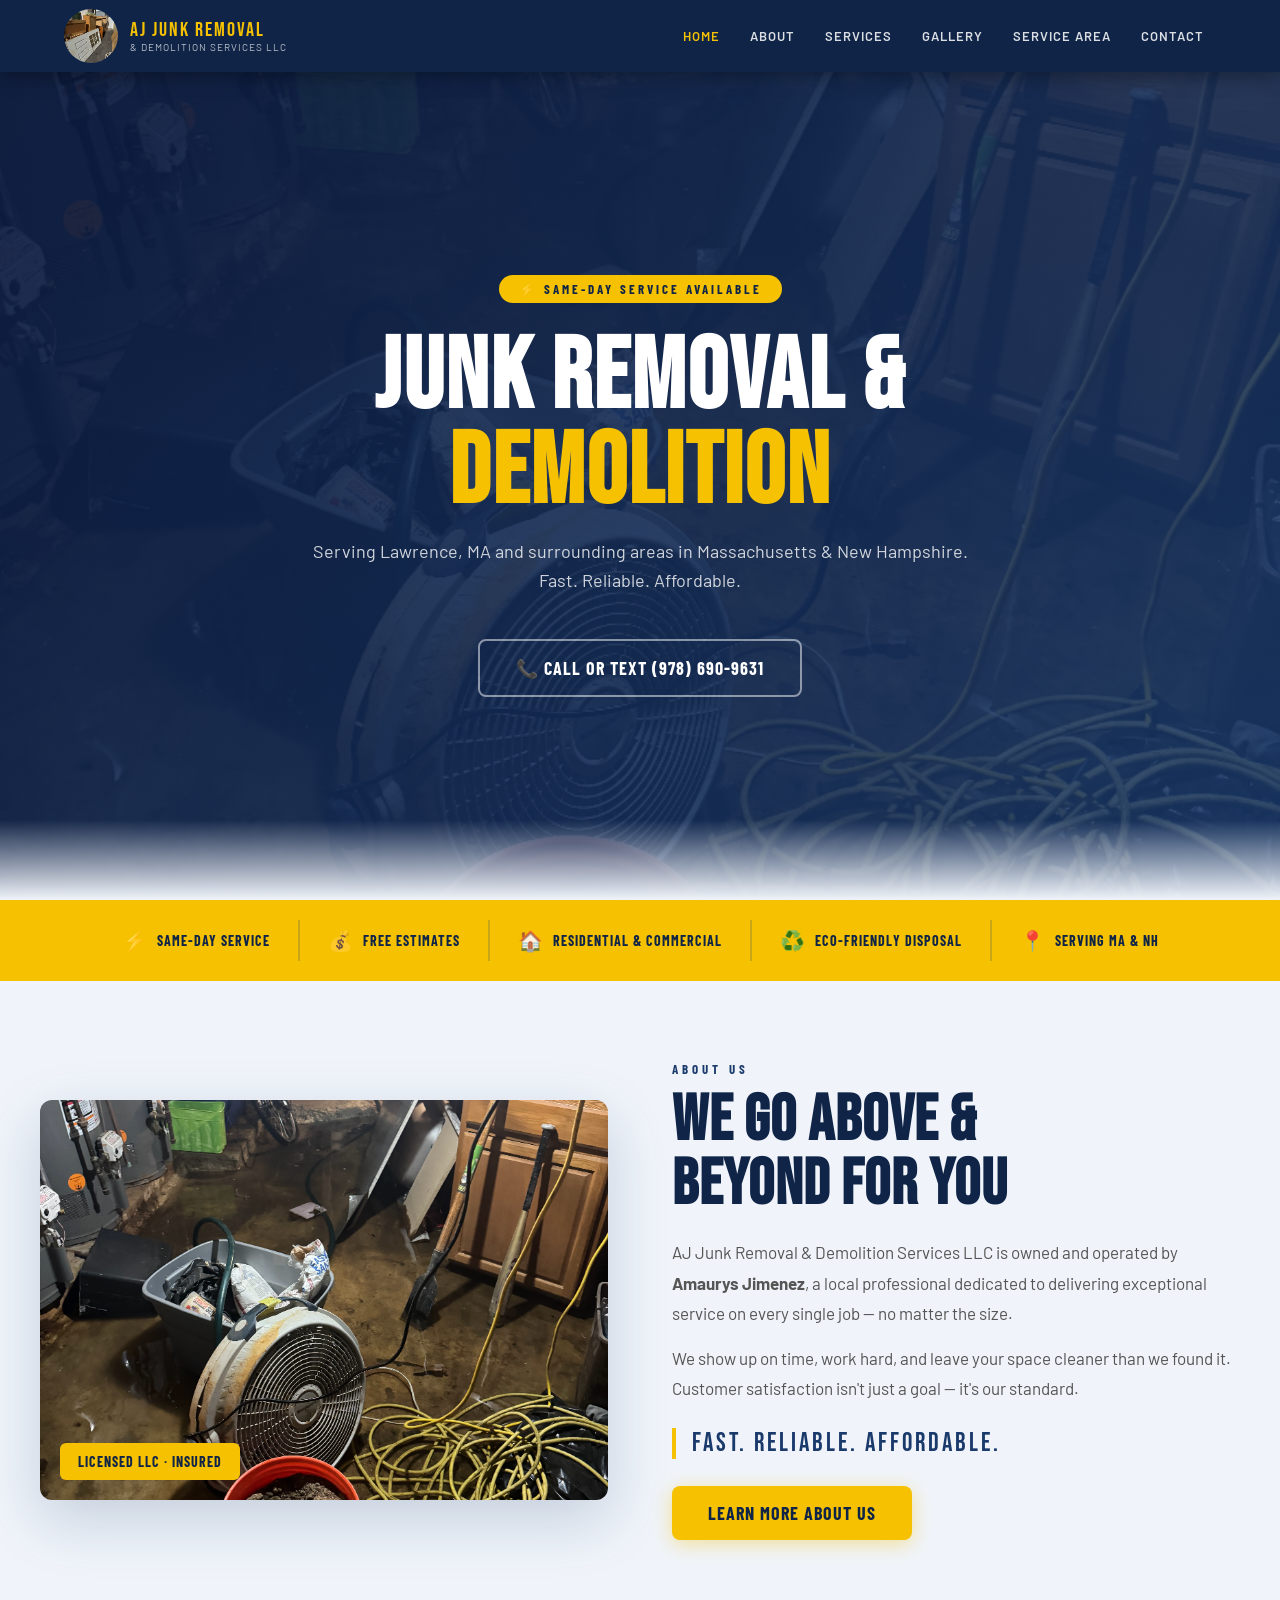
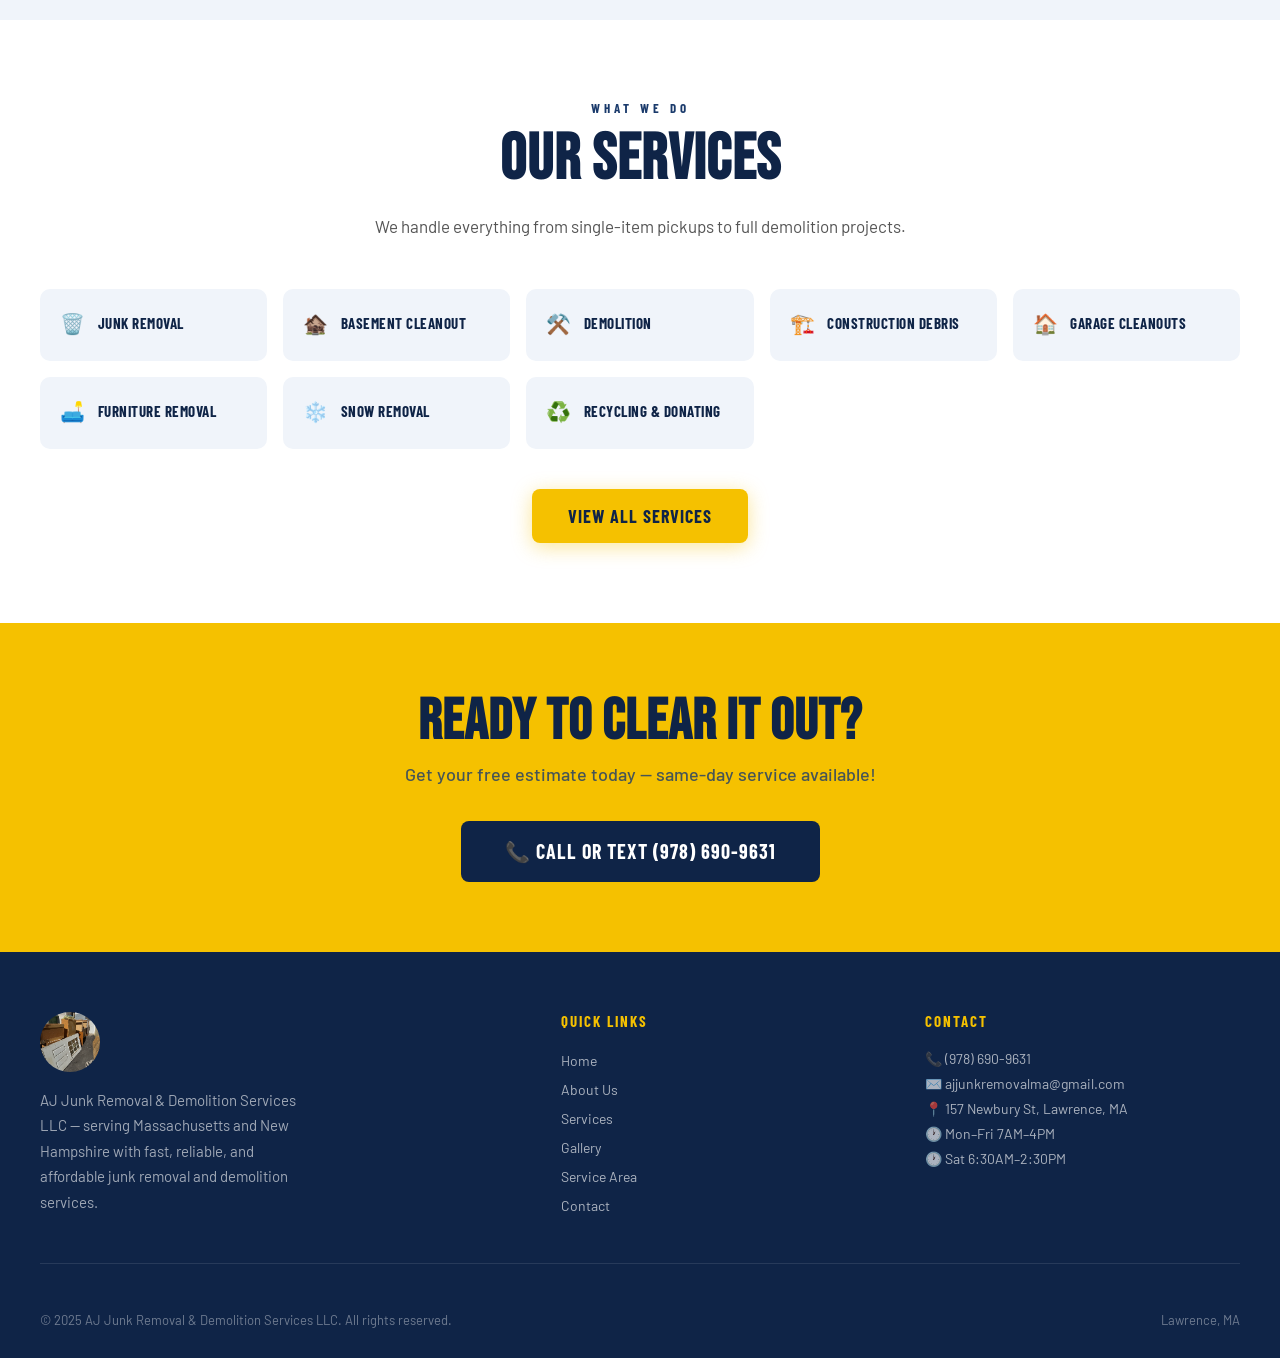
<file: index-4.html>
<!DOCTYPE html>
<html lang="en">
<head>
<meta charset="UTF-8">
<meta name="viewport" content="width=device-width, initial-scale=1.0">
<title>AJ Junk Removal & Demolition Services LLC</title>
<link rel="stylesheet" href="style.css">
<style>
.hero {
  min-height: calc(100vh - 72px);
  background: linear-gradient(135deg, rgba(10,25,60,0.93) 0%, rgba(26,58,107,0.86) 100%),
    url('IMG_6528.png') center/cover no-repeat;
  display: flex; align-items: center; justify-content: center;
  text-align: center;
  padding: 80px 24px;
  position: relative; overflow: hidden;
}
.hero::after {
  content: '';
  position: absolute; bottom: 0; left: 0; right: 0;
  height: 80px;
  background: linear-gradient(to top, var(--light-bg), transparent);
}
.hero-content { max-width: 820px; position: relative; z-index: 1; }
.hero-badge {
  display: inline-block;
  background: var(--yellow); color: var(--blue-dark);
  font-family: 'Barlow Condensed', sans-serif;
  font-size: 13px; font-weight: 700; letter-spacing: 3px;
  text-transform: uppercase; padding: 6px 20px; border-radius: 100px;
  margin-bottom: 28px;
  animation: fadeDown 0.6s ease both;
}
.hero h1 {
  font-family: 'Bebas Neue', sans-serif;
  font-size: clamp(56px, 10vw, 100px);
  color: var(--white); line-height: 0.95; letter-spacing: 2px;
  margin-bottom: 16px;
  animation: fadeDown 0.7s 0.1s ease both;
}
.hero h1 span { color: var(--yellow); }
.hero-sub {
  font-size: 18px; color: rgba(255,255,255,0.8);
  margin-bottom: 44px; line-height: 1.6;
  animation: fadeDown 0.7s 0.2s ease both;
}
.hero-btns {
  display: flex; gap: 16px; justify-content: center; flex-wrap: wrap;
  animation: fadeDown 0.7s 0.3s ease both;
}
@keyframes fadeDown {
  from { opacity: 0; transform: translateY(-20px); }
  to { opacity: 1; transform: translateY(0); }
}

/* ABOUT PREVIEW */
.about-preview { background: var(--light-bg); padding: 80px 24px; }
.about-grid { display: grid; grid-template-columns: 1fr 1fr; gap: 64px; align-items: center; }
.about-img { border-radius: 12px; overflow: hidden; box-shadow: 0 20px 60px rgba(26,58,107,0.2); position: relative; }
.about-img img { width: 100%; height: 400px; object-fit: cover; display: block; }
.about-img-badge {
  position: absolute; bottom: 20px; left: 20px;
  background: var(--yellow); color: var(--blue-dark);
  font-family: 'Barlow Condensed', sans-serif; font-weight: 700;
  font-size: 14px; letter-spacing: 1px; text-transform: uppercase;
  padding: 10px 18px; border-radius: 6px;
}
.about-content p { font-size: 17px; color: var(--text-gray); line-height: 1.8; margin-bottom: 14px; }
.tagline {
  font-family: 'Bebas Neue', sans-serif; font-size: 26px;
  color: var(--blue); letter-spacing: 3px; margin-top: 24px;
  border-left: 4px solid var(--yellow); padding-left: 16px;
}
.about-content .section-label { color: var(--blue); }

/* SERVICES PREVIEW */
.services-preview { background: var(--white); padding: 80px 24px; }
.services-preview-header { text-align: center; margin-bottom: 48px; }
.services-preview-header .section-label { color: var(--blue); }
.services-mini-grid { display: grid; grid-template-columns: repeat(auto-fill, minmax(200px, 1fr)); gap: 16px; margin-bottom: 40px; }
.service-mini-card {
  background: var(--light-bg); border-radius: 10px; padding: 22px 20px;
  border-bottom: 3px solid transparent; transition: all 0.25s;
  display: flex; align-items: center; gap: 12px;
}
.service-mini-card:hover { border-bottom-color: var(--yellow); background: var(--white); box-shadow: 0 6px 24px rgba(26,58,107,0.1); transform: translateY(-3px); }
.service-mini-card .s-icon { font-size: 20px; }
.service-mini-card span { font-family: 'Barlow Condensed', sans-serif; font-size: 15px; font-weight: 700; color: var(--blue-dark); text-transform: uppercase; letter-spacing: 0.5px; }
.services-preview-footer { text-align: center; }

@media (max-width: 768px) {
  .about-grid { grid-template-columns: 1fr; gap: 32px; }
  .hero-btns { flex-direction: column; align-items: center; }
}
</style>
</head>
<body>

<header>
  <div class="header-inner">
    <a href="index.html" class="logo">
      <img src="IMG_6527.png" style="height:54px;width:54px;border-radius:50%;object-fit:cover;flex-shrink:0;" alt="AJ Junk Removal Logo" />
      <div class="logo-text">
        <span class="brand">AJ Junk Removal</span>
        <span class="sub">& Demolition Services LLC</span>
      </div>
    </a>
    <div class="hamburger" onclick="toggleNav()"><span></span><span></span><span></span></div>
    <nav id="nav">
      <a href="index.html" class="active">Home</a>
      <a href="about.html">About</a>
      <a href="services.html">Services</a>
      <a href="gallery.html">Gallery</a>
      <a href="area.html">Service Area</a>
      <a href="contact.html">Contact</a>

    </nav>
  </div>
</header>

<div class="page">
  <!-- HERO -->
  <section class="hero">
    <div class="hero-content">
      <div class="hero-badge">⚡ Same-Day Service Available</div>
      <h1>Junk Removal &<br><span>Demolition</span></h1>
      <p class="hero-sub">Serving Lawrence, MA and surrounding areas in Massachusetts & New Hampshire.<br>Fast. Reliable. Affordable.</p>
      <div class="hero-btns">
        
        <a href="tel:9786909631" class="btn-outline">📞 Call or Text (978) 690-9631</a>
      </div>
    </div>
  </section>

  <!-- BADGES -->
  <div class="badges">
    <div class="badges-inner">
      <div class="badge-item"><span class="badge-icon">⚡</span><strong>Same-Day Service</strong></div>
      <div class="badge-item"><span class="badge-icon">💰</span><strong>Free Estimates</strong></div>
      <div class="badge-item"><span class="badge-icon">🏠</span><strong>Residential & Commercial</strong></div>
      <div class="badge-item"><span class="badge-icon">♻️</span><strong>Eco-Friendly Disposal</strong></div>
      <div class="badge-item"><span class="badge-icon">📍</span><strong>Serving MA & NH</strong></div>
    </div>
  </div>

  <!-- ABOUT PREVIEW -->
  <section class="about-preview">
    <div class="container">
      <div class="about-grid">
        <div class="about-img fade-in">
          <img src="IMG_6528.png" alt="AJ Junk Removal truck" />
          <div class="about-img-badge">Licensed LLC · Insured</div>
        </div>
        <div class="about-content fade-in">
          <div class="section-label dark">About Us</div>
          <h2 class="section-title dark">We Go Above &<br>Beyond For You</h2>
          <p>AJ Junk Removal & Demolition Services LLC is owned and operated by <strong>Amaurys Jimenez</strong>, a local professional dedicated to delivering exceptional service on every single job — no matter the size.</p>
          <p>We show up on time, work hard, and leave your space cleaner than we found it. Customer satisfaction isn't just a goal — it's our standard.</p>
          <div class="tagline">Fast. Reliable. Affordable.</div>
          <br>
          <a href="about.html" class="btn-primary" style="margin-top:8px;">Learn More About Us</a>
        </div>
      </div>
    </div>
  </section>

  <!-- SERVICES PREVIEW -->
  <section class="services-preview">
    <div class="container">
      <div class="services-preview-header">
        <div class="section-label dark">What We Do</div>
        <h2 class="section-title dark">Our Services</h2>
        <p class="section-desc" style="margin:0 auto 0;">We handle everything from single-item pickups to full demolition projects.</p>
      </div>
      <div class="services-mini-grid">
        <div class="service-mini-card fade-in"><span class="s-icon">🗑️</span><span>Junk Removal</span></div>
        <div class="service-mini-card fade-in"><span class="s-icon">🏚️</span><span>Basement Cleanout</span></div>
        <div class="service-mini-card fade-in"><span class="s-icon">⚒️</span><span>Demolition</span></div>
        <div class="service-mini-card fade-in"><span class="s-icon">🏗️</span><span>Construction Debris</span></div>
        <div class="service-mini-card fade-in"><span class="s-icon">🏠</span><span>Garage Cleanouts</span></div>
        <div class="service-mini-card fade-in"><span class="s-icon">🛋️</span><span>Furniture Removal</span></div>
        <div class="service-mini-card fade-in"><span class="s-icon">❄️</span><span>Snow Removal</span></div>
        <div class="service-mini-card fade-in"><span class="s-icon">♻️</span><span>Recycling & Donating</span></div>
      </div>
      <div class="services-preview-footer">
        <a href="services.html" class="btn-primary">View All Services</a>
      </div>
    </div>
  </section>

  <!-- CTA BANNER -->
  <div class="cta-banner">
    <div class="container">
      <h2>Ready to Clear It Out?</h2>
      <p>Get your free estimate today — same-day service available!</p>
      <a href="tel:9786909631" class="btn-dark">📞 Call or Text (978) 690-9631</a>
    </div>
  </div>

  <!-- FOOTER -->
  <footer>
    <div class="footer-top">
      <div class="footer-brand">
        <img src="IMG_6527.png" style="height:60px;width:60px;border-radius:50%;object-fit:cover;margin-bottom:16px;" alt="AJ Junk Removal Logo" />
        <p>AJ Junk Removal & Demolition Services LLC — serving Massachusetts and New Hampshire with fast, reliable, and affordable junk removal and demolition services.</p>
      </div>
      <div class="footer-col">
        <h4>Quick Links</h4>
        <ul>
          <li><a href="index.html">Home</a></li>
          <li><a href="about.html">About Us</a></li>
          <li><a href="services.html">Services</a></li>
          <li><a href="gallery.html">Gallery</a></li>
          <li><a href="area.html">Service Area</a></li>
          <li><a href="contact.html">Contact</a></li>
        </ul>
      </div>
      <div class="footer-col">
        <h4>Contact</h4>
        <div class="footer-contact-line">📞 <a href="tel:9786909631">(978) 690-9631</a></div>
        <div class="footer-contact-line">✉️ <a href="mailto:ajjunkremovalma@gmail.com">ajjunkremovalma@gmail.com</a></div>
        <div class="footer-contact-line">📍 157 Newbury St, Lawrence, MA</div>
        <div class="footer-contact-line">🕐 Mon–Fri 7AM–4PM</div>
        <div class="footer-contact-line">🕐 Sat 6:30AM–2:30PM</div>
      </div>
    </div>
    <div class="footer-bottom">
      <p>© 2025 AJ Junk Removal & Demolition Services LLC. All rights reserved.</p>
      <p>Lawrence, MA</p>
    </div>
  </footer>
</div>

<script src="main.js"></script>
</body>
</html>
</file>
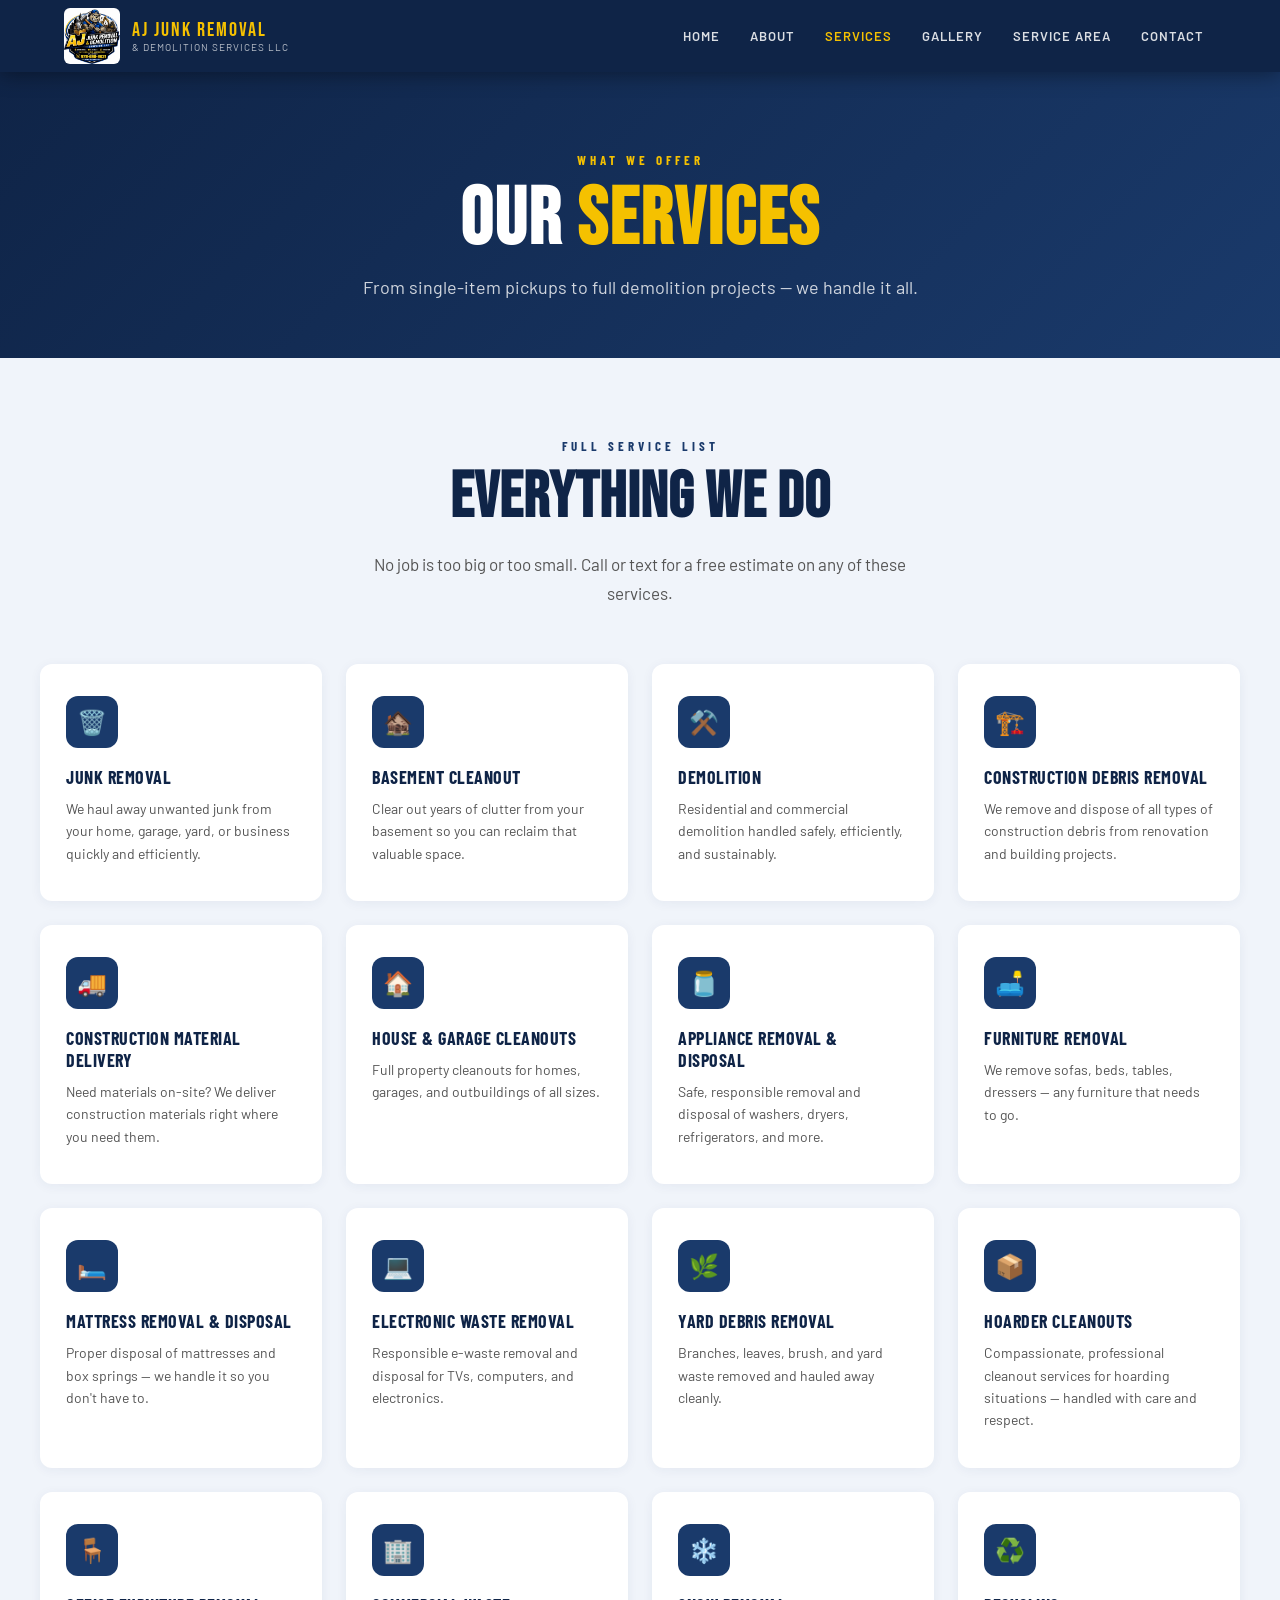
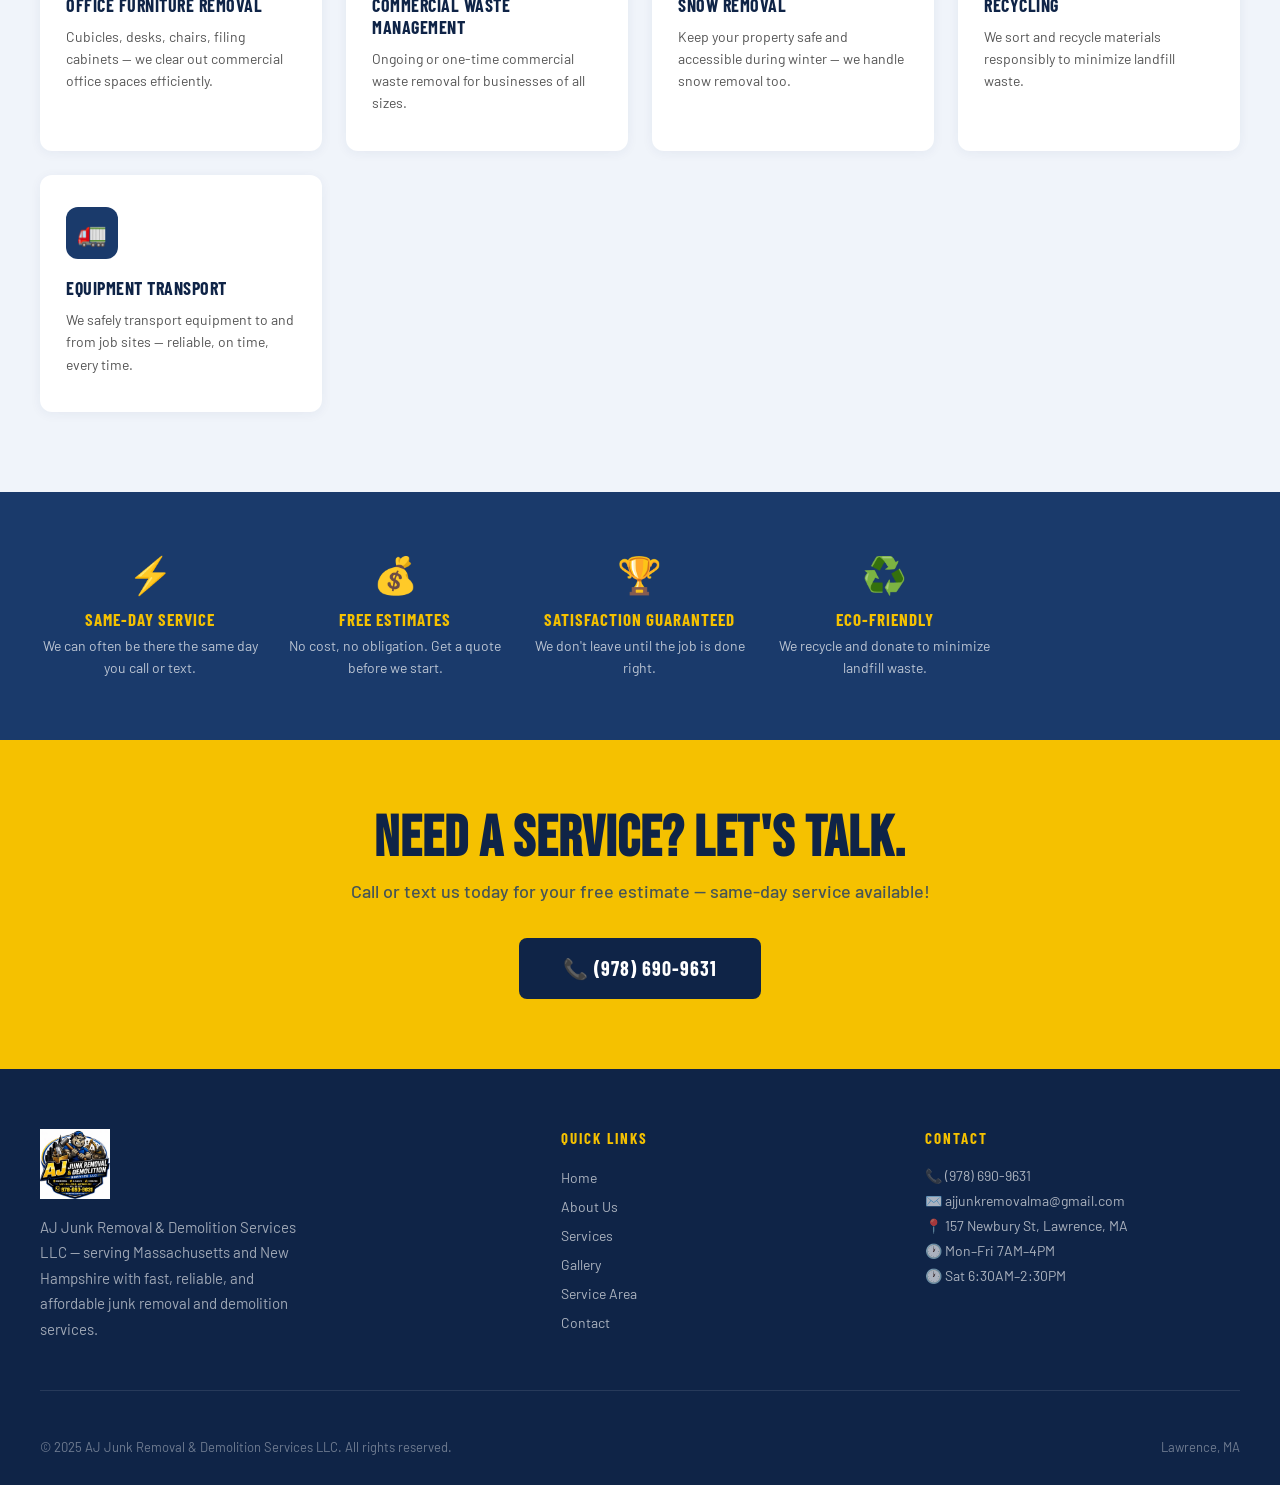
<file: services-2.html>
<!DOCTYPE html>
<html lang="en">
<head>
<meta charset="UTF-8">
<meta name="viewport" content="width=device-width, initial-scale=1.0">
<title>Services – AJ Junk Removal & Demolition Services LLC</title>
<link rel="stylesheet" href="style.css">
<style>
.services-main { background: var(--light-bg); padding: 80px 24px; }
.services-header { text-align: center; margin-bottom: 56px; }
.services-grid { display: grid; grid-template-columns: repeat(auto-fill, minmax(240px, 1fr)); gap: 24px; }
.service-card { background: var(--white); border-radius: 12px; padding: 32px 26px; border-bottom: 4px solid transparent; transition: all 0.25s; box-shadow: 0 2px 12px rgba(26,58,107,0.06); }
.service-card:hover { border-bottom-color: var(--yellow); box-shadow: 0 10px 36px rgba(26,58,107,0.14); transform: translateY(-5px); }
.service-icon { width: 52px; height: 52px; background: var(--blue); border-radius: 12px; display: flex; align-items: center; justify-content: center; font-size: 24px; margin-bottom: 18px; transition: background 0.25s; }
.service-card:hover .service-icon { background: var(--yellow); }
.service-card h3 { font-family: 'Barlow Condensed', sans-serif; font-size: 18px; font-weight: 700; color: var(--blue-dark); letter-spacing: 0.5px; text-transform: uppercase; margin-bottom: 10px; }
.service-card p { font-size: 14px; color: var(--text-gray); line-height: 1.6; }

.why-strip { background: var(--blue); padding: 60px 24px; }
.why-strip-inner { max-width: 1200px; margin: 0 auto; display: grid; grid-template-columns: repeat(auto-fill, minmax(200px, 1fr)); gap: 24px; }
.why-strip-item { text-align: center; }
.why-strip-item .icon { font-size: 36px; margin-bottom: 12px; display: block; }
.why-strip-item h4 { font-family: 'Barlow Condensed', sans-serif; font-size: 17px; font-weight: 700; color: var(--yellow); text-transform: uppercase; letter-spacing: 1px; margin-bottom: 6px; }
.why-strip-item p { font-size: 14px; color: rgba(255,255,255,0.7); line-height: 1.6; }
</style>
</head>
<body>
<header>
  <div class="header-inner">
    <a href="index.html" class="logo">
      <img src="IMG_6533.png" alt="AJ Junk Removal Logo" />
      <div class="logo-text">
        <span class="brand">AJ Junk Removal</span>
        <span class="sub">& Demolition Services LLC</span>
      </div>
    </a>
    <div class="hamburger" onclick="toggleNav()"><span></span><span></span><span></span></div>
    <nav id="nav">
      <a href="index.html">Home</a>
      <a href="about.html">About</a>
      <a href="services.html" class="active">Services</a>
      <a href="gallery.html">Gallery</a>
      <a href="area.html">Service Area</a>
      <a href="contact.html">Contact</a>
    </nav>
  </div>
</header>

<div class="page">
  <div class="page-hero">
    <span class="section-label">What We Offer</span>
    <h1>Our <span>Services</span></h1>
    <p>From single-item pickups to full demolition projects — we handle it all.</p>
  </div>

  <section class="services-main">
    <div class="container">
      <div class="services-header">
        <span class="section-label dark">Full Service List</span>
        <h2 class="section-title dark">Everything We Do</h2>
        <p class="section-desc" style="margin:0 auto;">No job is too big or too small. Call or text for a free estimate on any of these services.</p>
      </div>
      <div class="services-grid">
        <div class="service-card fade-in"><div class="service-icon">🗑️</div><h3>Junk Removal</h3><p>We haul away unwanted junk from your home, garage, yard, or business quickly and efficiently.</p></div>
        <div class="service-card fade-in"><div class="service-icon">🏚️</div><h3>Basement Cleanout</h3><p>Clear out years of clutter from your basement so you can reclaim that valuable space.</p></div>
        <div class="service-card fade-in"><div class="service-icon">⚒️</div><h3>Demolition</h3><p>Residential and commercial demolition handled safely, efficiently, and sustainably.</p></div>
        <div class="service-card fade-in"><div class="service-icon">🏗️</div><h3>Construction Debris Removal</h3><p>We remove and dispose of all types of construction debris from renovation and building projects.</p></div>
        <div class="service-card fade-in"><div class="service-icon">🚚</div><h3>Construction Material Delivery</h3><p>Need materials on-site? We deliver construction materials right where you need them.</p></div>
        <div class="service-card fade-in"><div class="service-icon">🏠</div><h3>House & Garage Cleanouts</h3><p>Full property cleanouts for homes, garages, and outbuildings of all sizes.</p></div>
        <div class="service-card fade-in"><div class="service-icon">🫙</div><h3>Appliance Removal & Disposal</h3><p>Safe, responsible removal and disposal of washers, dryers, refrigerators, and more.</p></div>
        <div class="service-card fade-in"><div class="service-icon">🛋️</div><h3>Furniture Removal</h3><p>We remove sofas, beds, tables, dressers — any furniture that needs to go.</p></div>
        <div class="service-card fade-in"><div class="service-icon">🛏️</div><h3>Mattress Removal & Disposal</h3><p>Proper disposal of mattresses and box springs — we handle it so you don't have to.</p></div>
        <div class="service-card fade-in"><div class="service-icon">💻</div><h3>Electronic Waste Removal</h3><p>Responsible e-waste removal and disposal for TVs, computers, and electronics.</p></div>
        <div class="service-card fade-in"><div class="service-icon">🌿</div><h3>Yard Debris Removal</h3><p>Branches, leaves, brush, and yard waste removed and hauled away cleanly.</p></div>
        <div class="service-card fade-in"><div class="service-icon">📦</div><h3>Hoarder Cleanouts</h3><p>Compassionate, professional cleanout services for hoarding situations — handled with care and respect.</p></div>
        <div class="service-card fade-in"><div class="service-icon">🪑</div><h3>Office Furniture Removal</h3><p>Cubicles, desks, chairs, filing cabinets — we clear out commercial office spaces efficiently.</p></div>
        <div class="service-card fade-in"><div class="service-icon">🏢</div><h3>Commercial Waste Management</h3><p>Ongoing or one-time commercial waste removal for businesses of all sizes.</p></div>

        <div class="service-card fade-in"><div class="service-icon">❄️</div><h3>Snow Removal</h3><p>Keep your property safe and accessible during winter — we handle snow removal too.</p></div>

        <div class="service-card fade-in"><div class="service-icon">♻️</div><h3>Recycling</h3><p>We sort and recycle materials responsibly to minimize landfill waste.</p></div>
        <div class="service-card fade-in"><div class="service-icon">🚛</div><h3>Equipment Transport</h3><p>We safely transport equipment to and from job sites — reliable, on time, every time.</p></div>
      </div>
    </div>
  </section>

  <div class="why-strip">
    <div class="why-strip-inner">
      <div class="why-strip-item fade-in"><span class="icon">⚡</span><h4>Same-Day Service</h4><p>We can often be there the same day you call or text.</p></div>
      <div class="why-strip-item fade-in"><span class="icon">💰</span><h4>Free Estimates</h4><p>No cost, no obligation. Get a quote before we start.</p></div>
      <div class="why-strip-item fade-in"><span class="icon">🏆</span><h4>Satisfaction Guaranteed</h4><p>We don't leave until the job is done right.</p></div>
      <div class="why-strip-item fade-in"><span class="icon">♻️</span><h4>Eco-Friendly</h4><p>We recycle and donate to minimize landfill waste.</p></div>
    </div>
  </div>

  <div class="cta-banner">
    <div class="container">
      <h2>Need a Service? Let's Talk.</h2>
      <p>Call or text us today for your free estimate — same-day service available!</p>
      <a href="tel:9786909631" class="btn-dark">📞 (978) 690-9631</a>
    </div>
  </div>

  <footer>
    <div class="footer-top">
      <div class="footer-brand">
        <img src="IMG_6533.png" alt="AJ Junk Removal Logo" />
        <p>AJ Junk Removal & Demolition Services LLC — serving Massachusetts and New Hampshire with fast, reliable, and affordable junk removal and demolition services.</p>
      </div>
      <div class="footer-col">
        <h4>Quick Links</h4>
        <ul>
          <li><a href="index.html">Home</a></li>
          <li><a href="about.html">About Us</a></li>
          <li><a href="services.html">Services</a></li>
          <li><a href="gallery.html">Gallery</a></li>
          <li><a href="area.html">Service Area</a></li>
          <li><a href="contact.html">Contact</a></li>
        </ul>
      </div>
      <div class="footer-col">
        <h4>Contact</h4>
        <div class="footer-contact-line">📞 <a href="tel:9786909631">(978) 690-9631</a></div>
        <div class="footer-contact-line">✉️ <a href="mailto:ajjunkremovalma@gmail.com">ajjunkremovalma@gmail.com</a></div>
        <div class="footer-contact-line">📍 157 Newbury St, Lawrence, MA</div>
        <div class="footer-contact-line">🕐 Mon–Fri 7AM–4PM</div>
        <div class="footer-contact-line">🕐 Sat 6:30AM–2:30PM</div>
      </div>
    </div>
    <div class="footer-bottom">
      <p>© 2025 AJ Junk Removal & Demolition Services LLC. All rights reserved.</p>
      <p>Lawrence, MA</p>
    </div>
  </footer>
</div>
<script src="main.js"></script>
</body>
</html>
</file>
<file: style.css>
@import url('https://fonts.googleapis.com/css2?family=Bebas+Neue&family=Barlow:wght@400;500;600;700;900&family=Barlow+Condensed:wght@600;700;800&display=swap');

:root {
  --blue: #1A3A6B;
  --blue-dark: #0f2447;
  --yellow: #F5C100;
  --yellow-dark: #d4a800;
  --white: #ffffff;
  --light-bg: #F0F4FA;
  --text-dark: #1A1A2E;
  --text-gray: #555;
}

* { margin: 0; padding: 0; box-sizing: border-box; }
html { scroll-behavior: smooth; }
body { font-family: 'Barlow', sans-serif; color: var(--text-dark); overflow-x: hidden; }

/* HEADER */
header {
  background: var(--blue-dark);
  position: fixed;
  top: 0; left: 0; right: 0;
  z-index: 1000;
  box-shadow: 0 2px 20px rgba(0,0,0,0.4);
}
.header-inner {
  max-width: 1200px;
  margin: 0 auto;
  padding: 0 24px;
  display: flex;
  align-items: center;
  justify-content: space-between;
  height: 72px;
}
.logo {
  display: flex;
  align-items: center;
  gap: 12px;
  text-decoration: none;
}
.logo img {
  height: 56px;
  width: 56px;
  object-fit: cover;
  object-position: center;
  flex-shrink: 0;
  border-radius: 6px;
}
.logo-text { display: flex; flex-direction: column; line-height: 1; }
.logo-text .brand { font-family: 'Bebas Neue', sans-serif; font-size: 20px; color: var(--yellow); letter-spacing: 2px; }
.logo-text .sub { font-size: 10px; color: rgba(255,255,255,0.7); letter-spacing: 1px; text-transform: uppercase; margin-top: 2px; }

nav { display: flex; align-items: center; gap: 6px; }
nav a { color: rgba(255,255,255,0.85); text-decoration: none; font-size: 13px; font-weight: 600; text-transform: uppercase; letter-spacing: 1px; padding: 6px 12px; border-radius: 4px; transition: color 0.2s; }
nav a:hover, nav a.active { color: var(--yellow); }

.hamburger { display: none; flex-direction: column; gap: 5px; cursor: pointer; padding: 4px; }
.hamburger span { display: block; width: 26px; height: 3px; background: var(--white); border-radius: 2px; }

/* PAGE */
.page { padding-top: 72px; min-height: 100vh; }

/* COMMON */
.container { max-width: 1200px; margin: 0 auto; }
.section-label { font-family: 'Barlow Condensed', sans-serif; font-size: 13px; font-weight: 700; letter-spacing: 4px; text-transform: uppercase; color: var(--yellow); margin-bottom: 12px; display: block; }
.section-label.dark { color: var(--blue); }
.section-title { font-family: 'Bebas Neue', sans-serif; font-size: clamp(40px, 6vw, 64px); line-height: 1; letter-spacing: 1px; margin-bottom: 20px; }
.section-title.light { color: var(--white); }
.section-title.dark { color: var(--blue-dark); }
.section-desc { font-size: 17px; color: var(--text-gray); line-height: 1.7; max-width: 600px; }

/* BUTTONS */
.btn-primary { background: var(--yellow); color: var(--blue-dark); padding: 16px 36px; border-radius: 8px; font-family: 'Barlow Condensed', sans-serif; font-size: 18px; font-weight: 700; letter-spacing: 1px; text-transform: uppercase; text-decoration: none; border: none; cursor: pointer; transition: all 0.2s; box-shadow: 0 4px 20px rgba(245,193,0,0.4); display: inline-block; }
.btn-primary:hover { background: var(--yellow-dark); transform: translateY(-2px); }
.btn-outline { background: transparent; color: var(--white); padding: 16px 36px; border-radius: 8px; font-family: 'Barlow Condensed', sans-serif; font-size: 18px; font-weight: 700; letter-spacing: 1px; text-transform: uppercase; text-decoration: none; border: 2px solid rgba(255,255,255,0.5); cursor: pointer; transition: all 0.2s; display: inline-block; }
.btn-outline:hover { border-color: var(--yellow); color: var(--yellow); }
.btn-dark { background: var(--blue-dark); color: var(--white); padding: 18px 44px; border-radius: 8px; font-family: 'Barlow Condensed', sans-serif; font-size: 20px; font-weight: 700; letter-spacing: 1px; text-transform: uppercase; text-decoration: none; display: inline-block; transition: all 0.2s; }
.btn-dark:hover { background: var(--blue); transform: translateY(-2px); }

/* BADGES */
.badges { background: var(--yellow); padding: 20px 24px; }
.badges-inner { max-width: 1200px; margin: 0 auto; display: flex; justify-content: center; flex-wrap: wrap; }
.badge-item { display: flex; align-items: center; gap: 10px; padding: 8px 28px; border-right: 2px solid rgba(26,58,107,0.2); color: var(--blue-dark); }
.badge-item:last-child { border-right: none; }
.badge-item .badge-icon { font-size: 20px; }
.badge-item strong { font-family: 'Barlow Condensed', sans-serif; font-size: 14px; font-weight: 700; letter-spacing: 1px; text-transform: uppercase; }

/* PAGE HERO */
.page-hero { background: linear-gradient(135deg, var(--blue-dark) 0%, var(--blue) 100%); padding: 80px 24px 60px; text-align: center; }
.page-hero h1 { font-family: 'Bebas Neue', sans-serif; font-size: clamp(48px, 8vw, 80px); color: var(--white); letter-spacing: 2px; line-height: 1; }
.page-hero h1 span { color: var(--yellow); }
.page-hero p { font-size: 18px; color: rgba(255,255,255,0.8); margin-top: 16px; }

/* CTA BANNER */
.cta-banner { background: var(--yellow); padding: 70px 24px; text-align: center; }
.cta-banner h2 { font-family: 'Bebas Neue', sans-serif; font-size: clamp(36px, 5vw, 58px); color: var(--blue-dark); letter-spacing: 1px; margin-bottom: 12px; line-height: 1; }
.cta-banner p { font-size: 18px; color: rgba(26,58,107,0.8); margin-bottom: 36px; font-weight: 500; }

/* FOOTER */
footer { background: var(--blue-dark); padding: 60px 24px 30px; }
.footer-top { max-width: 1200px; margin: 0 auto; display: grid; grid-template-columns: 1.5fr 1fr 1fr; gap: 48px; margin-bottom: 48px; padding-bottom: 48px; border-bottom: 1px solid rgba(255,255,255,0.1); }
.footer-brand img { height: 70px; width: auto; object-fit: contain; margin-bottom: 16px; display: block; }
.footer-brand p { font-size: 15px; color: rgba(255,255,255,0.6); line-height: 1.7; max-width: 280px; }
.footer-col h4 { font-family: 'Barlow Condensed', sans-serif; font-size: 15px; font-weight: 700; letter-spacing: 2px; text-transform: uppercase; color: var(--yellow); margin-bottom: 20px; }
.footer-col ul { list-style: none; display: flex; flex-direction: column; gap: 10px; }
.footer-col ul li a { color: rgba(255,255,255,0.65); text-decoration: none; font-size: 14px; transition: color 0.2s; }
.footer-col ul li a:hover { color: var(--yellow); }
.footer-contact-line { color: rgba(255,255,255,0.65); font-size: 14px; margin-bottom: 8px; }
.footer-contact-line a { color: rgba(255,255,255,0.65); text-decoration: none; }
.footer-contact-line a:hover { color: var(--yellow); }
.footer-bottom { max-width: 1200px; margin: 0 auto; display: flex; justify-content: space-between; flex-wrap: wrap; gap: 12px; }
.footer-bottom p { font-size: 13px; color: rgba(255,255,255,0.4); }

/* FADE IN */
.fade-in { opacity: 0; transform: translateY(24px); transition: opacity 0.5s ease, transform 0.5s ease; }
.fade-in.visible { opacity: 1; transform: translateY(0); }

/* MOBILE */
@media (max-width: 768px) {
  .hamburger { display: flex; }
  nav { display: none; position: fixed; top: 72px; left: 0; right: 0; background: var(--blue-dark); flex-direction: column; padding: 24px; gap: 4px; border-top: 2px solid var(--yellow); }
  nav.open { display: flex; }
  nav a { font-size: 16px; padding: 12px 16px; width: 100%; text-align: center; }
  .footer-top { grid-template-columns: 1fr; gap: 32px; }
  .footer-bottom { flex-direction: column; text-align: center; }
}
@media (max-width: 480px) {
  .badges-inner { flex-direction: column; align-items: center; }
  .badge-item { border-right: none; border-bottom: 1px solid rgba(26,58,107,0.15); width: 100%; justify-content: center; }
  .badge-item:last-child { border-bottom: none; }
}
</file>
